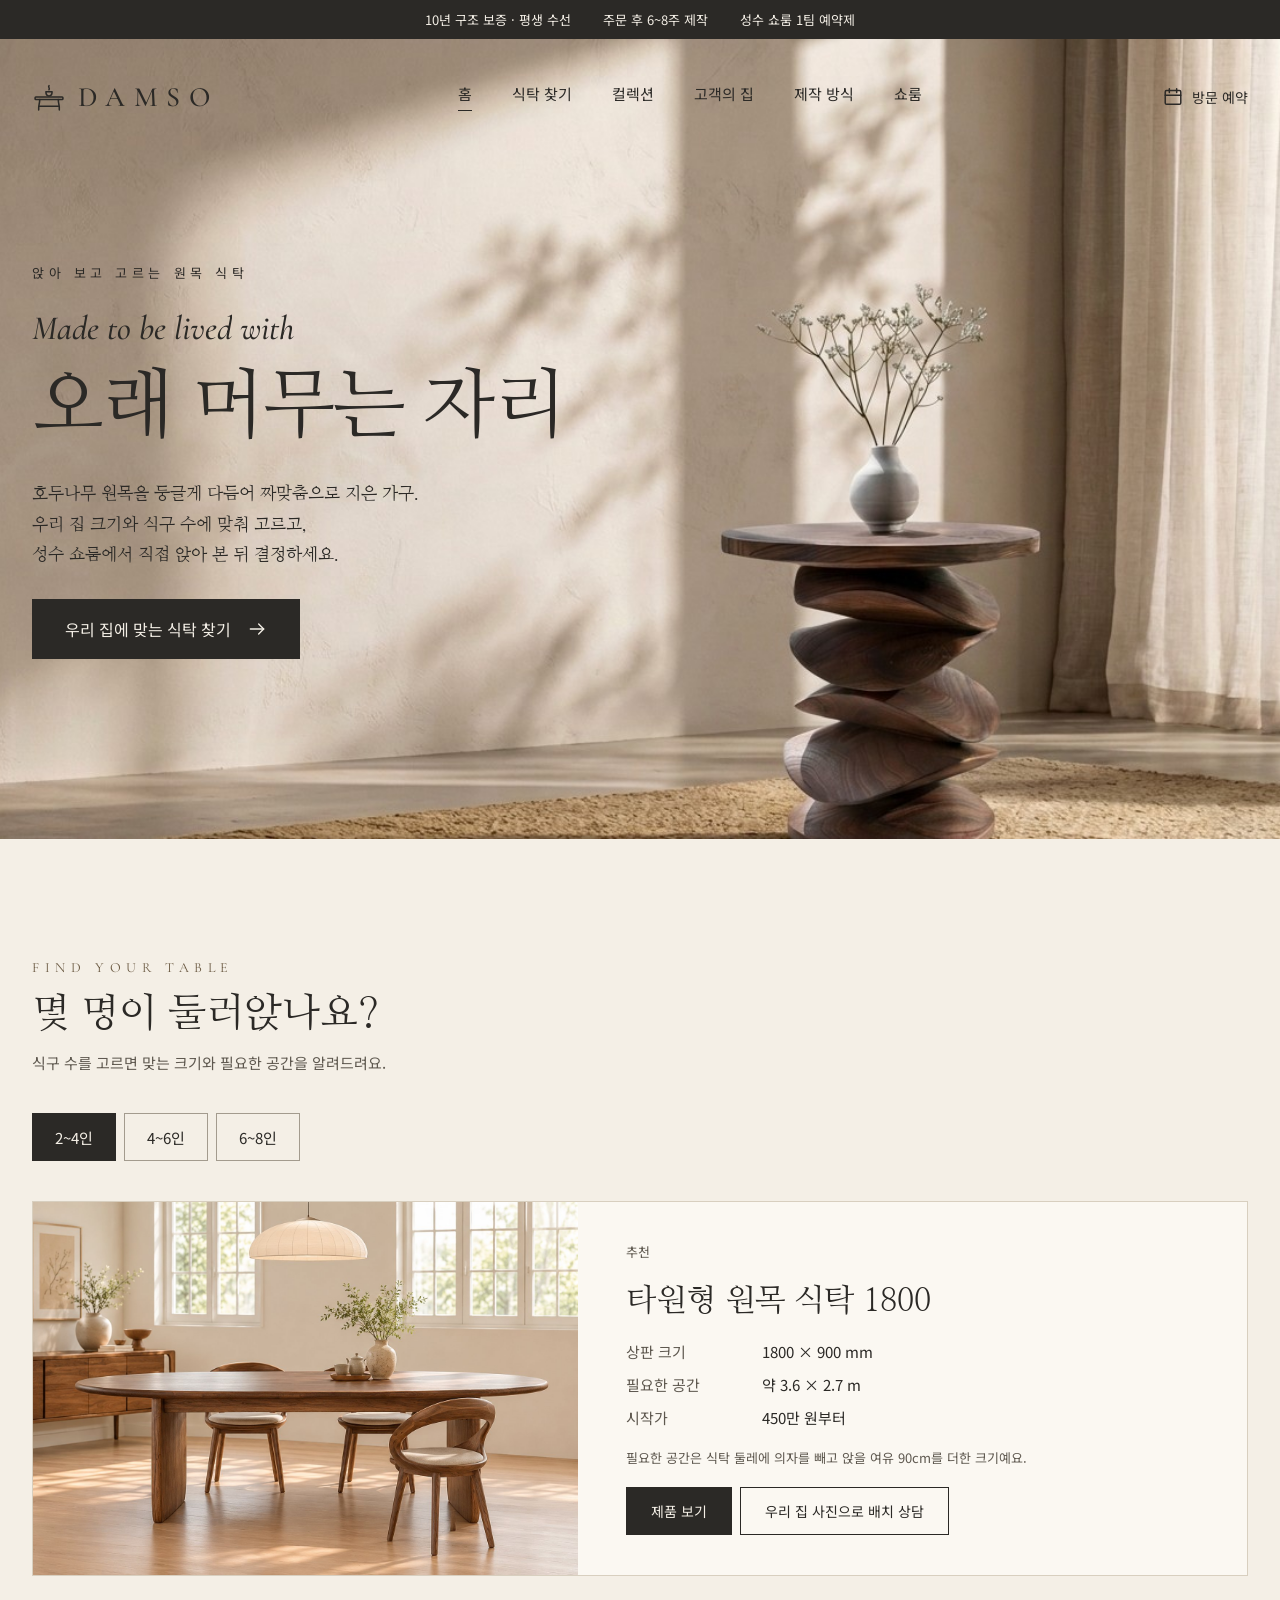
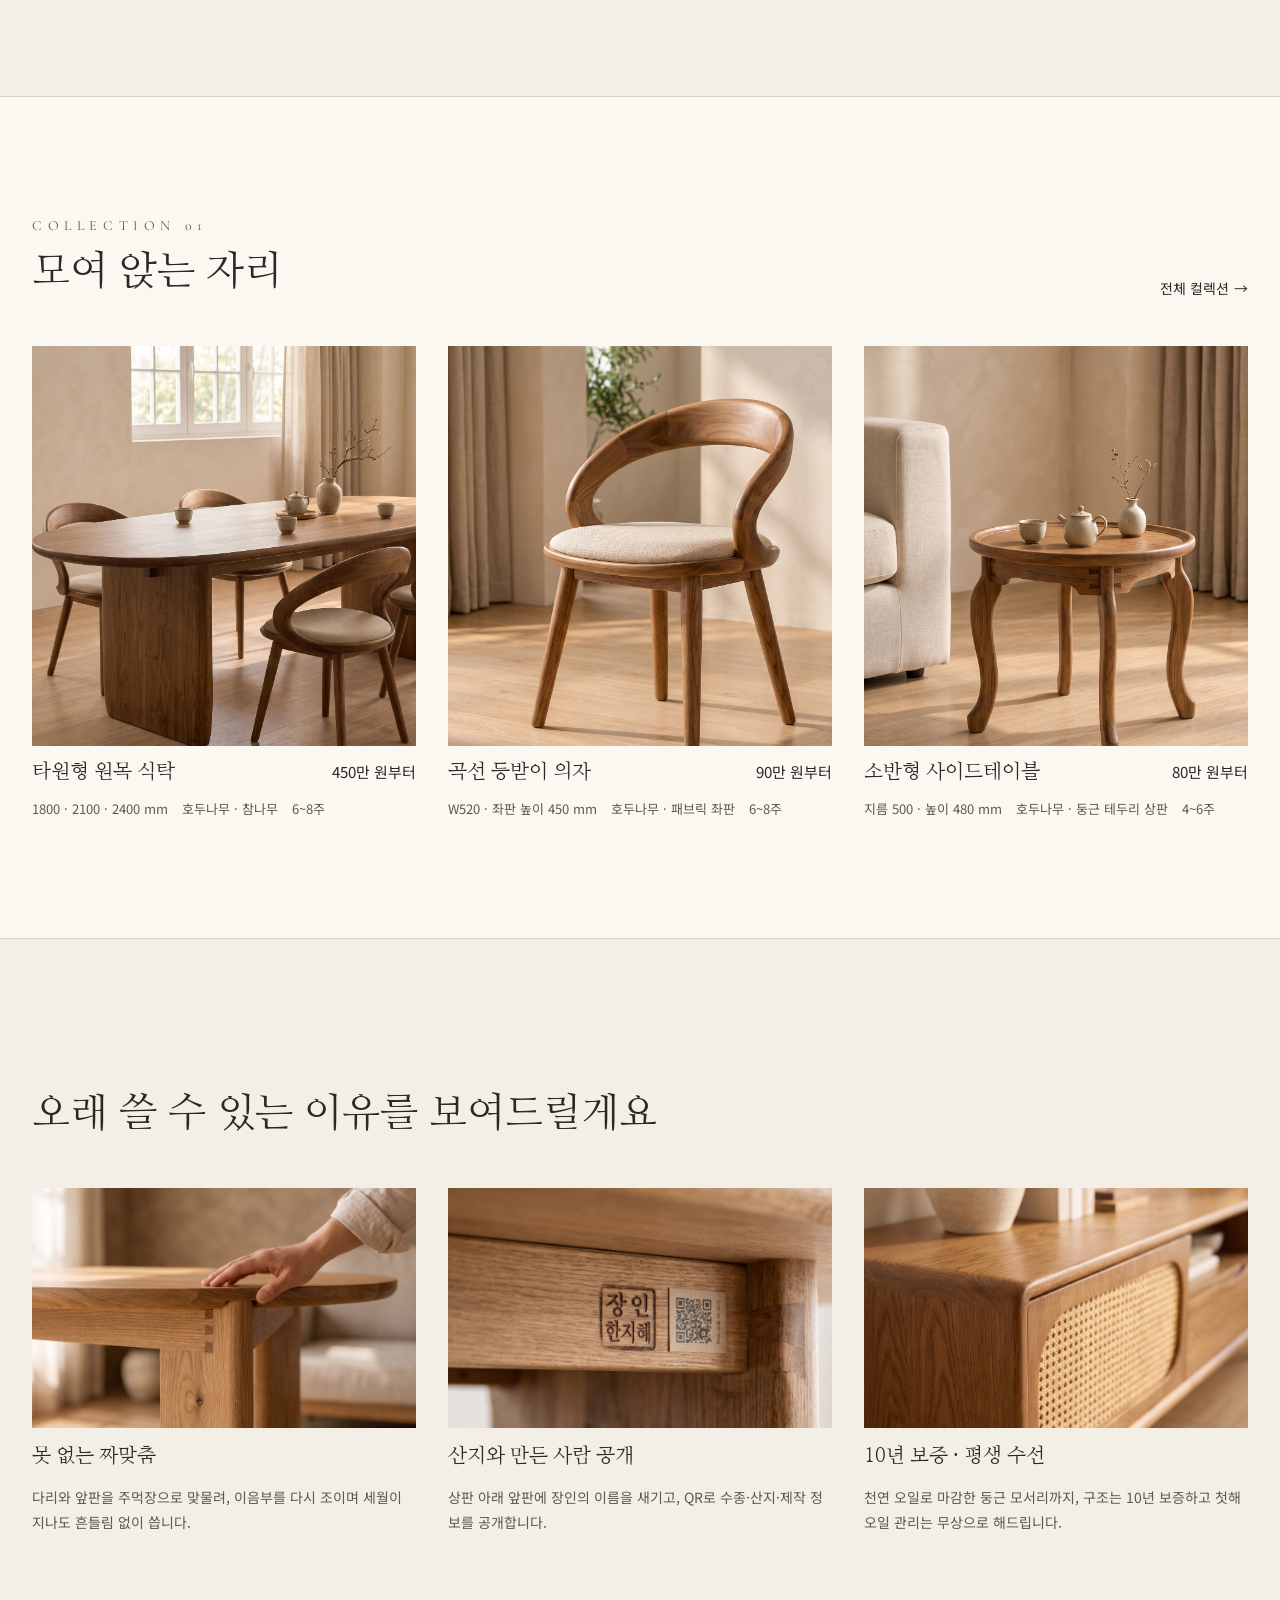
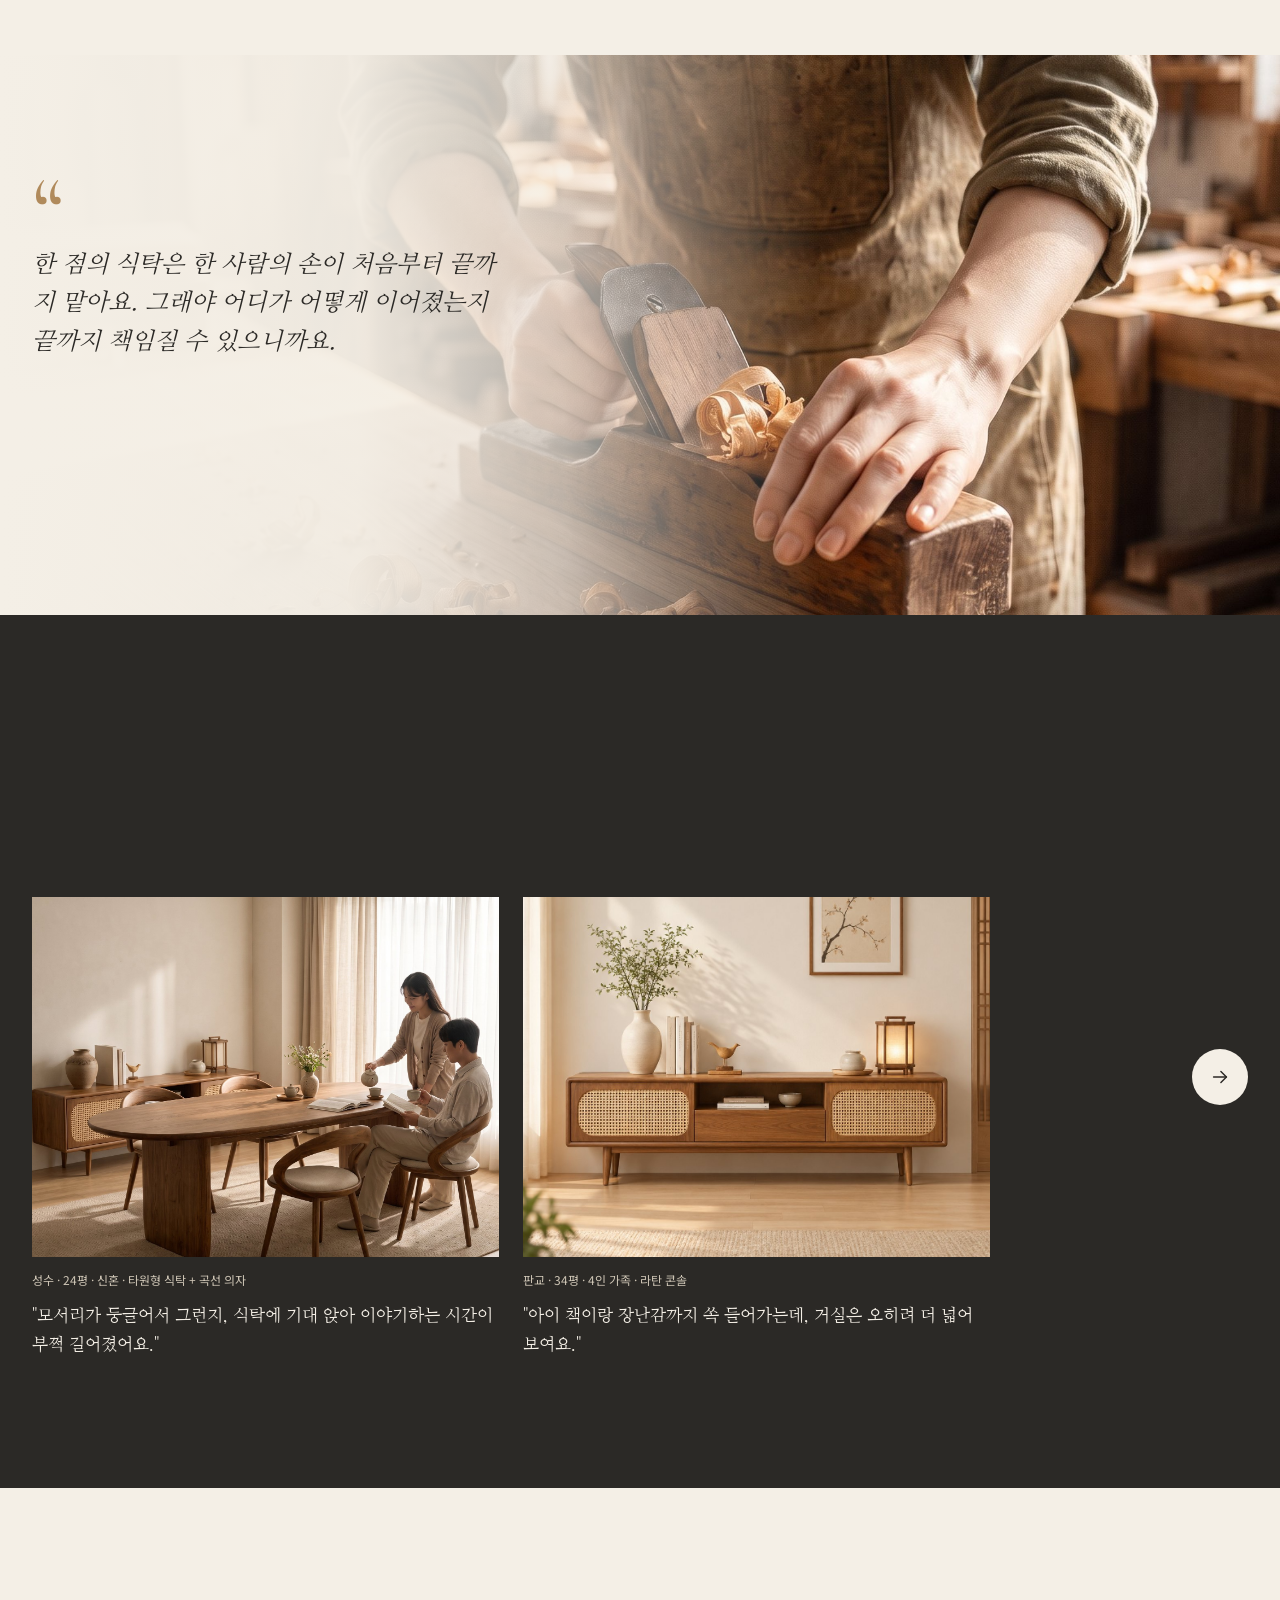
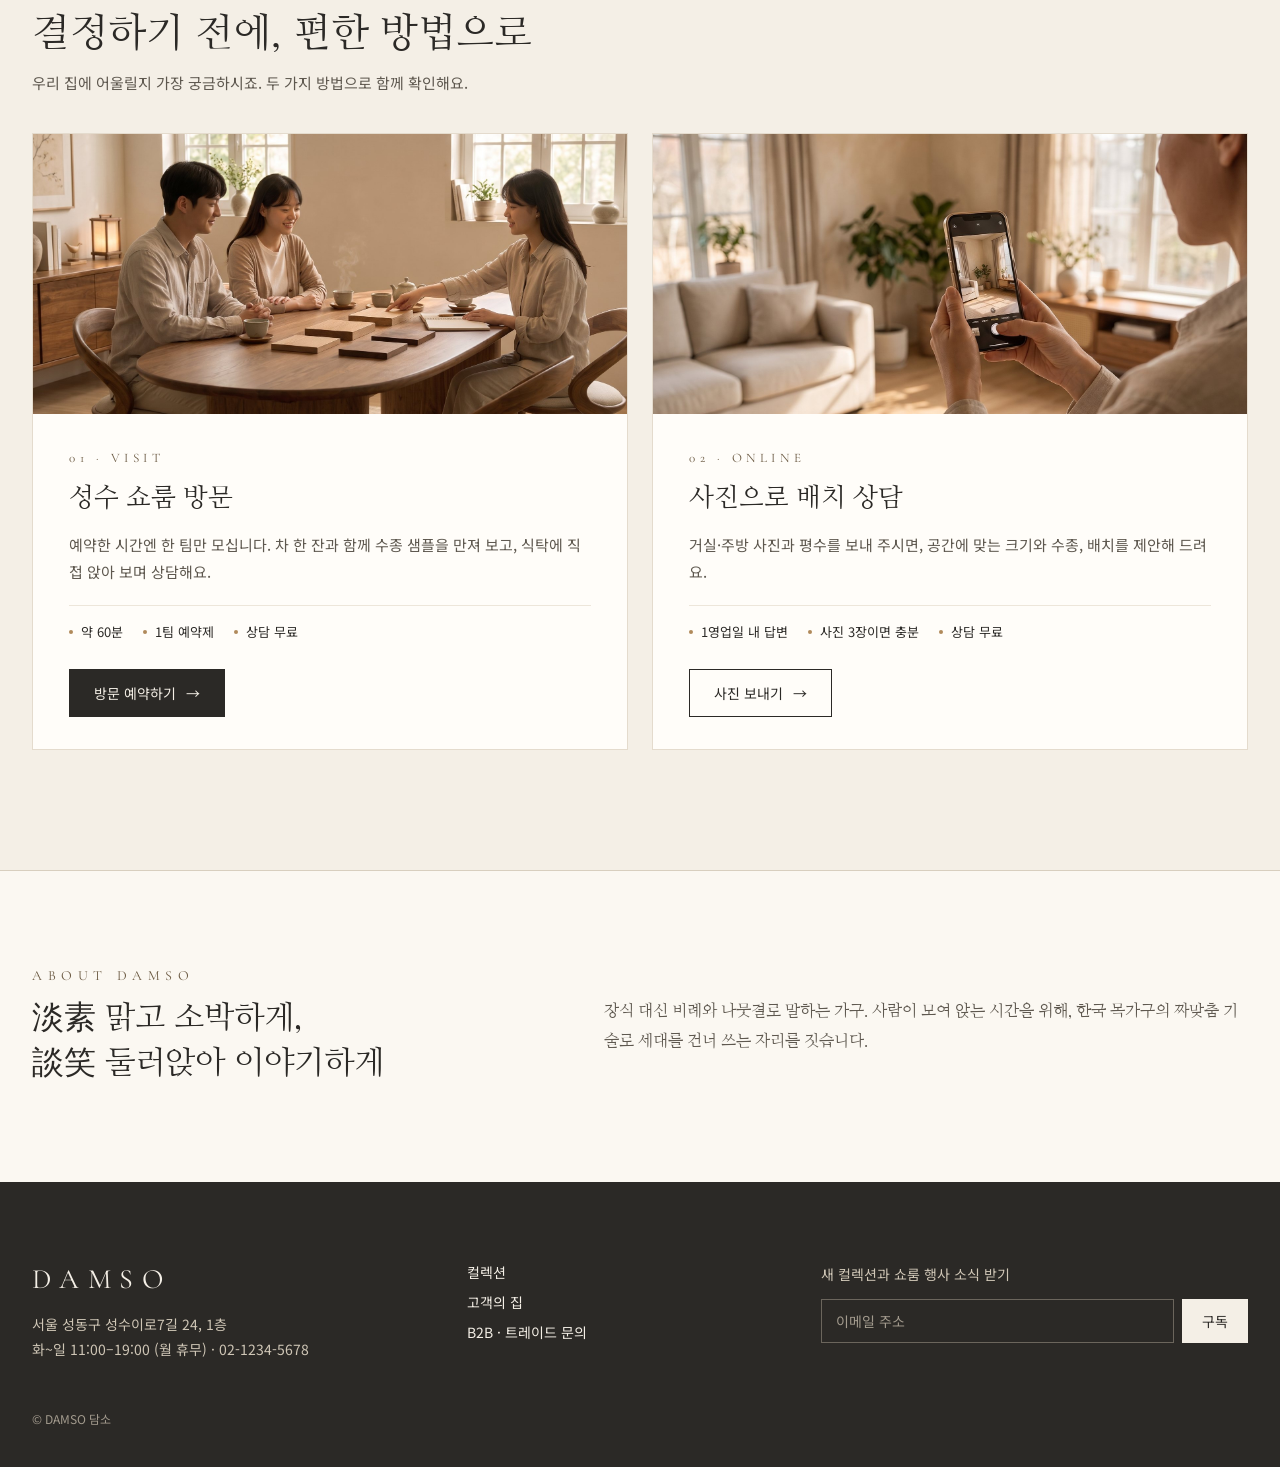
<file: index.html>
<!doctype html>
<html lang="ko">
<head>
<meta charset="utf-8">
<meta name="viewport" content="width=device-width, initial-scale=1">
<link rel="icon" href="favicon.ico" sizes="16x16 32x32 48x48">
<link rel="icon" href="favicon.svg" type="image/svg+xml">
<link rel="apple-touch-icon" href="apple-touch-icon.png">
<meta name="theme-color" content="#F4EFE6">
<title>DAMSO 담소 — 오래 머무는 자리</title>
<meta name="description" content="호두나무 원목을 둥글게 다듬어 못 없는 짜맞춤으로 지은 식탁과 가구. 식구 수에 맞는 크기를 고르고, 성수 쇼룸에서 직접 앉아 본 뒤 결정하세요. 10년 구조 보증 · 평생 수선.">
<link rel="canonical" href="https://hanji0709.github.io/damso/">
<meta property="og:type" content="website">
<meta property="og:site_name" content="DAMSO 담소">
<meta property="og:locale" content="ko_KR">
<meta property="og:url" content="https://hanji0709.github.io/damso/">
<meta property="og:title" content="DAMSO 담소 — 오래 머무는 자리">
<meta property="og:description" content="앉아 보고 고르는 원목 식탁. 식구 수에 맞는 크기를 고르고, 성수 쇼룸에서 직접 앉아 본 뒤 결정하세요.">
<meta property="og:image" content="https://hanji0709.github.io/damso/assets/img/og-home.jpg">
<meta property="og:image:width" content="1200">
<meta property="og:image:height" content="630">
<meta property="og:image:alt" content="햇살과 나뭇잎 그림자가 드리운 벽 앞의 원목 사이드테이블">
<meta name="twitter:card" content="summary_large_image">
<meta name="twitter:title" content="DAMSO 담소 — 오래 머무는 자리">
<meta name="twitter:description" content="앉아 보고 고르는 원목 식탁. 식구 수에 맞는 크기를 고르고, 성수 쇼룸에서 직접 앉아 본 뒤 결정하세요.">
<meta name="twitter:image" content="https://hanji0709.github.io/damso/assets/img/og-home.jpg">
<script>if (window.matchMedia && matchMedia('(prefers-reduced-motion: no-preference)').matches) document.documentElement.classList.add('motion');</script>
<link rel="preconnect" href="https://fonts.googleapis.com">
<link rel="preconnect" href="https://fonts.gstatic.com" crossorigin>
<link rel="stylesheet" href="https://fonts.googleapis.com/css2?family=Cormorant+Garamond:ital,wght@0,400;0,500;0,600;1,500&family=Nanum+Myeongjo:wght@400;700&family=Noto+Sans+KR:wght@400;500&display=swap">
<link rel="stylesheet" href="assets/css/tokens.css">
<link rel="stylesheet" href="assets/css/main.css">
</head>
<body>

<div class="trust-bar">
  <div class="container">
    <span>10년 구조 보증 · 평생 수선</span><span>주문 후 6~8주 제작</span><span>성수 쇼룸 1팀 예약제</span>
  </div>
</div>

<section class="hero">
  <img class="hero__bg" src="assets/img/hero-side-table.jpg" alt="햇살과 나뭇잎 그림자가 드리운 벽 앞, 러그 위의 원목 사이드테이블">
  <header class="site-header site-header--overlay">
    <div class="container site-header__inner">
      <a class="logo" href="index.html">
        <svg viewBox="0 0 132 132" aria-hidden="true"><g fill="none" stroke="#2B2926" stroke-width="6" stroke-linecap="round" stroke-linejoin="round"><path d="M66 22 C61 28 71 32 66 38"/><path d="M54 46 H78 C78 56 72 62 66 62 C60 62 54 56 54 46 Z"/><rect x="12" y="66" width="108" height="10" rx="3"/><path d="M30 76 C30 92 24 102 26 116"/><path d="M102 76 C102 92 108 102 106 116"/><path d="M29 102 H103"/></g></svg>
        <span class="wordmark">DAMSO</span>
      </a>
      <nav class="nav" aria-label="주 메뉴">
        <a href="index.html" aria-current="page">홈</a>
        <a href="#fit">식탁 찾기</a>
        <a href="#collection">컬렉션</a>
        <a href="#homes">고객의 집</a>
        <a href="#proof">제작 방식</a>
        <a href="showroom.html">쇼룸</a>
      </nav>
      <a class="icon-link" href="showroom.html">
        <svg width="22" height="22" viewBox="0 0 24 24" aria-hidden="true" fill="none" stroke="currentColor" stroke-width="1.6" stroke-linecap="round" stroke-linejoin="round"><rect x="3.5" y="5" width="17" height="15" rx="1.5"/><path d="M3.5 10h17"/><path d="M8 3v4M16 3v4"/></svg>
        방문 예약
      </a>
    </div>
  </header>
  <div class="container hero__body">
    <div class="hero__kicker" data-reveal style="--i:0">앉아 보고 고르는 원목 식탁</div>
    <h1 class="hero__title">
      <span class="hero__title-en" lang="en"><span class="word" style="--w:0"><span>Made</span></span> <span class="word" style="--w:1"><span>to</span></span> <span class="word" style="--w:2"><span>be</span></span> <span class="word" style="--w:3"><span>lived</span></span> <span class="word" style="--w:4"><span>with</span></span></span>
      <span class="hero__title-ko"><span class="word" style="--w:4"><span>오래</span></span> <span class="word" style="--w:5"><span>머무는</span></span> <span class="word" style="--w:6"><span>자리</span></span></span>
    </h1>
    <p class="hero__copy" data-reveal style="--i:6">호두나무 원목을 둥글게 다듬어 짜맞춤으로 지은 가구.<br>우리 집 크기와 식구 수에 맞춰 고르고,<br>성수 쇼룸에서 직접 앉아 본 뒤 결정하세요.</p>
    <div data-reveal style="--i:7">
      <a class="btn btn--primary btn--xl" href="#fit">우리 집에 맞는 식탁 찾기
        <svg width="20" height="20" viewBox="0 0 24 24" aria-hidden="true" fill="none" stroke="currentColor" stroke-width="1.6" stroke-linecap="round" stroke-linejoin="round"><path d="M4 12h16"/><path d="M14 6l6 6-6 6"/></svg>
      </a>
    </div>
  </div>
</section>

<main>
  <section id="fit" class="container section stack gap-6">
    <div class="stack gap-2">
      <div class="eyebrow" data-reveal>FIND YOUR TABLE</div>
      <h2 class="h2" data-reveal>몇 명이 둘러앉나요?</h2>
      <p class="lead" data-reveal>식구 수를 고르면 맞는 크기와 필요한 공간을 알려드려요.</p>
    </div>
    <div class="chips" role="group" aria-label="인원 선택" data-choice="seats" data-reveal>
      <button type="button" class="chip" data-value="4" aria-pressed="true">2~4인</button>
      <button type="button" class="chip" data-value="6" aria-pressed="false">4~6인</button>
      <button type="button" class="chip" data-value="8" aria-pressed="false">6~8인</button>
    </div>
    <div class="fit-card" data-reveal>
      <div class="photo"><img src="assets/img/fit-dining-room.jpg" alt="창가 다이닝룸의 타원형 원목 식탁과 의자" style="object-position: 50% 60%"></div>
      <div class="fit-card__body" aria-live="polite">
        <div class="small">추천</div>
        <div class="fit-card__name" data-fit="name">타원형 원목 식탁 1800</div>
        <dl class="meta-list meta-list--wide">
          <dt>상판 크기</dt><dd data-fit="size">1800 × 900 mm</dd>
          <dt>필요한 공간</dt><dd data-fit="room">약 3.6 × 2.7 m</dd>
          <dt>시작가</dt><dd data-fit="price">450만 원부터</dd>
        </dl>
        <div class="small">필요한 공간은 식탁 둘레에 의자를 빼고 앉을 여유 90cm를 더한 크기예요.</div>
        <div class="chips gap-2">
          <a class="btn btn--primary" href="product.html">제품 보기</a>
          <a class="btn btn--secondary" href="#consult">우리 집 사진으로 배치 상담</a>
        </div>
      </div>
    </div>
  </section>

  <section id="collection" class="surface">
    <div class="container section stack gap-7">
      <div class="section-head">
        <div class="stack gap-2">
          <div class="eyebrow" data-reveal>COLLECTION 01</div>
          <h2 class="h2" data-reveal>모여 앉는 자리</h2>
        </div>
        <a class="text-link arrow-link" href="#collection" data-reveal>전체 컬렉션</a>
      </div>
      <div class="card-grid">
        <a class="product-card" href="product.html" data-reveal>
          <div class="photo"><img src="assets/img/oval-dining-table.jpg" alt="타원형 원목 식탁과 곡선 의자" style="object-position: 40% 60%"></div>
          <div class="product-card__title"><span class="product-card__name">타원형 원목 식탁</span><span class="product-card__price">450만 원부터</span></div>
          <div class="product-card__meta"><span>1800 · 2100 · 2400 mm</span><span>호두나무 · 참나무</span><span>6~8주</span></div>
        </a>
        <a class="product-card" href="product.html" data-reveal>
          <div class="photo"><img src="assets/img/curved-chair.jpg" alt="곡선 등받이 원목 의자" style="object-position: 50% 55%"></div>
          <div class="product-card__title"><span class="product-card__name">곡선 등받이 의자</span><span class="product-card__price">90만 원부터</span></div>
          <div class="product-card__meta"><span>W520 · 좌판 높이 450 mm</span><span>호두나무 · 패브릭 좌판</span><span>6~8주</span></div>
        </a>
        <a class="product-card" href="product.html" data-reveal>
          <div class="photo"><img src="assets/img/soban-side-table.jpg" alt="소반형 사이드테이블" style="object-position: 55% 55%"></div>
          <div class="product-card__title"><span class="product-card__name">소반형 사이드테이블</span><span class="product-card__price">80만 원부터</span></div>
          <div class="product-card__meta"><span>지름 500 · 높이 480 mm</span><span>호두나무 · 둥근 테두리 상판</span><span>4~6주</span></div>
        </a>
      </div>
    </div>
  </section>

  <section id="proof" class="container section stack gap-7">
    <div class="stack gap-2">
      <div class="eyebrow" data-reveal>WHY DAMSO</div>
      <h2 class="h2" data-reveal>오래 쓸 수 있는 이유를 보여드릴게요</h2>
    </div>
    <div class="card-grid">
      <div class="proof-item" data-reveal>
        <div class="photo"><img src="assets/img/joinery.jpg" alt="다리와 상판을 잇는 주먹장 짜맞춤과 상판을 쓰다듬는 손" style="object-position: 42% 58%"></div>
        <h3 class="h3">못 없는 짜맞춤</h3>
        <p>다리와 앞판을 주먹장으로 맞물려, 이음부를 다시 조이며 세월이 지나도 흔들림 없이 씁니다.</p>
      </div>
      <div class="proof-item" data-reveal>
        <div class="photo"><img src="assets/img/maker-engraving.jpg" alt="상판 아래 장인 각인과 산지·제작 정보 QR" style="object-position: 50% 45%"></div>
        <h3 class="h3">산지와 만든 사람 공개</h3>
        <p>상판 아래 앞판에 장인의 이름을 새기고, QR로 수종·산지·제작 정보를 공개합니다.</p>
      </div>
      <div class="proof-item" data-reveal>
        <div class="photo"><img src="assets/img/oil-finish.jpg" alt="오일 마감한 원목 모서리와 라탄 도어" style="object-position: 40% 50%"></div>
        <h3 class="h3">10년 보증 · 평생 수선</h3>
        <p>천연 오일로 마감한 둥근 모서리까지, 구조는 10년 보증하고 첫해 오일 관리는 무상으로 해드립니다.</p>
      </div>
    </div>
  </section>

  <section class="craft" aria-label="장인의 이야기">
    <img class="craft__bg" src="assets/img/craftsman-hands.jpg" alt="공방에서 대패로 원목을 다듬는 장인의 손">
    <div class="craft__veil" aria-hidden="true"></div>
    <div class="container">
      <figure data-quotes>
        <div class="craft__mark" aria-hidden="true" data-reveal>“</div>
        <blockquote aria-live="polite" data-reveal>한 점의 식탁은 한 사람의 손이 처음부터 끝까지 맡아요. 그래야 어디가 어떻게 이어졌는지 끝까지 책임질 수 있으니까요.</blockquote>
        <figcaption data-reveal>
          <img class="craft__avatar" src="assets/img/craftsman-hands.jpg" alt="">
          <div class="stack" style="gap: 2px"><span class="craft__who">한지혜</span><span class="small">장인 · 경기 남부 공방, 경력 18년</span></div>
        </figcaption>
        <div class="dots" role="group" aria-label="이야기 넘기기" data-reveal>
          <button type="button" aria-label="1번째 이야기" aria-pressed="true"><span></span></button>
          <button type="button" aria-label="2번째 이야기" aria-pressed="false"><span></span></button>
          <button type="button" aria-label="3번째 이야기" aria-pressed="false"><span></span></button>
        </div>
      </figure>
    </div>
  </section>

  <section id="homes" class="dark homes">
    <div class="container homes__head">
      <div class="section-head">
        <div class="stack gap-2">
          <div class="eyebrow" data-reveal>REAL HOMES</div>
          <h2 class="h2" data-reveal>담소가 놓인 진짜 집</h2>
          <p class="lead" data-reveal>연출 사진이 아니라 고객이 실제로 쓰는 모습입니다.</p>
        </div>
        <a class="text-link arrow-link" href="#homes" data-reveal>집들이 더 보기</a>
      </div>
    </div>
    <div class="homes__rail">
      <div class="homes__track" data-track>
        <article class="home-story" data-reveal><div class="photo"><img src="assets/img/home-couple-tea.jpg" alt="식탁에서 차를 따르는 부부" draggable="false" style="object-position: 72% 45%"></div><div class="home-story__meta">성수 · 24평 · 신혼 · 타원형 식탁 + 곡선 의자</div><p>"모서리가 둥글어서 그런지, 식탁에 기대 앉아 이야기하는 시간이 부쩍 길어졌어요."</p></article>
        <article class="home-story" data-reveal><div class="photo"><img src="assets/img/home-rattan-console.jpg" alt="햇살 드는 거실의 라탄 콘솔" draggable="false" style="object-position: 50% 55%"></div><div class="home-story__meta">판교 · 34평 · 4인 가족 · 라탄 콘솔</div><p>"아이 책이랑 장난감까지 쏙 들어가는데, 거실은 오히려 더 넓어 보여요."</p></article>
        <article class="home-story" data-reveal><div class="photo"><img src="assets/img/home-console-drawer.jpg" alt="콘솔 서랍을 여는 손" draggable="false" style="object-position: 50% 55%"></div><div class="home-story__meta">분당 · 41평 · 3인 가족 · 라탄 콘솔</div><p>"서랍이 소리 없이 부드럽게 열려요. 하루에도 몇 번씩 손이 가는 가구예요."</p></article>
        <article class="home-story" data-reveal><div class="photo"><img src="assets/img/soban-side-table.jpg" alt="소파 옆 소반형 사이드테이블" draggable="false" style="object-position: 55% 55%"></div><div class="home-story__meta">서초 · 28평 · 2인 가족 · 소반형 사이드테이블</div><p>"소파 옆에 두고 차 한 잔 올려두는 게 저녁 습관이 됐어요."</p></article>
        <article class="home-story" data-reveal><div class="photo"><img src="assets/img/oval-dining-table.jpg" alt="창가 다이닝룸의 타원형 식탁과 곡선 의자" draggable="false" style="object-position: 45% 60%"></div><div class="home-story__meta">용산 · 32평 · 4인 가족 · 타원형 식탁 2100</div><p>"주말마다 부모님까지 여섯이 앉아도 좁다는 말이 없어요."</p></article>
      </div>
      <button type="button" class="homes__next" data-track-next aria-label="다음 집 보기">
        <svg width="22" height="22" viewBox="0 0 24 24" aria-hidden="true" fill="none" stroke="currentColor" stroke-width="1.6" stroke-linecap="round" stroke-linejoin="round"><path d="M5 12h14"/><path d="M13 6l6 6-6 6"/></svg>
      </button>
    </div>
  </section>

  <section id="consult" class="container section stack gap-6">
    <div class="stack gap-2">
      <h2 class="h2" data-reveal>결정하기 전에, 편한 방법으로</h2>
      <p class="lead" data-reveal>우리 집에 어울릴지 가장 궁금하시죠. 두 가지 방법으로 함께 확인해요.</p>
    </div>
    <div class="consult-grid">
      <article class="consult-card" data-reveal>
        <div class="photo"><img src="assets/img/showroom-consult.jpg" alt="쇼룸에서 수종 샘플을 보며 상담하는 모습" style="object-position: 50% 55%"></div>
        <div class="consult-card__body">
          <div class="consult-card__label">01 · VISIT</div>
          <h3>성수 쇼룸 방문</h3>
          <p>예약한 시간엔 한 팀만 모십니다. 차 한 잔과 함께 수종 샘플을 만져 보고, 식탁에 직접 앉아 보며 상담해요.</p>
          <ul><li>약 60분</li><li>1팀 예약제</li><li>상담 무료</li></ul>
          <div class="consult-card__cta"><a class="btn btn--primary" href="showroom.html">방문 예약하기 <span class="arrow" aria-hidden="true">→</span></a></div>
        </div>
      </article>
      <article class="consult-card" data-reveal>
        <div class="photo"><img src="assets/img/online-photo-consult.jpg" alt="휴대폰으로 거실 사진을 찍는 고객" style="object-position: 55% 50%"></div>
        <div class="consult-card__body">
          <div class="consult-card__label">02 · ONLINE</div>
          <h3>사진으로 배치 상담</h3>
          <p>거실·주방 사진과 평수를 보내 주시면, 공간에 맞는 크기와 수종, 배치를 제안해 드려요.</p>
          <ul><li>1영업일 내 답변</li><li>사진 3장이면 충분</li><li>상담 무료</li></ul>
          <div class="consult-card__cta"><a class="btn btn--secondary" href="showroom.html#inquiry">사진 보내기 <span class="arrow" aria-hidden="true">→</span></a></div>
        </div>
      </article>
    </div>
  </section>

  <section id="about" class="surface" style="border-bottom: 0">
    <div class="container section--band split split--center" style="gap: var(--space-6)">
      <div class="stack gap-2" style="flex: 1 1 320px">
        <div class="eyebrow" data-reveal>ABOUT DAMSO</div>
        <h2 class="h2--sm" data-reveal>淡素 맑고 소박하게,<br>談笑 둘러앉아 이야기하게</h2>
      </div>
      <p class="body body--lg" style="flex: 1.2 1 400px" data-reveal>장식 대신 비례와 나뭇결로 말하는 가구. 사람이 모여 앉는 시간을 위해, 한국 목가구의 짜맞춤 기술로 세대를 건너 쓰는 자리를 짓습니다.</p>
    </div>
  </section>
</main>

<footer class="site-footer">
  <div class="container site-footer__main">
    <div class="stack gap-3" style="flex: 1 1 280px">
      <div class="wordmark">DAMSO</div>
      <div class="site-footer__muted">서울 성동구 성수이로7길 24, 1층<br>화~일 11:00–19:00 (월 휴무) · 02-1234-5678</div>
    </div>
    <nav class="stack" style="flex: 1 1 200px; gap: 10px; align-items: flex-start" aria-label="바닥글 메뉴">
      <a href="#collection">컬렉션</a>
      <a href="#homes">고객의 집</a>
      <a href="showroom.html#inquiry">B2B · 트레이드 문의</a>
    </nav>
    <form class="stack gap-2" style="flex: 1 1 320px" action="#" onsubmit="return false">
      <label class="site-footer__muted" for="news">새 컬렉션과 쇼룸 행사 소식 받기</label>
      <div class="newsletter">
        <input id="news" type="email" placeholder="이메일 주소" autocomplete="email">
        <button type="submit">구독</button>
      </div>
    </form>
  </div>
  <div class="container site-footer__copy">© DAMSO 담소</div>
</footer>

<button type="button" class="to-top" aria-label="맨 위로">
  <svg width="20" height="20" viewBox="0 0 24 24" aria-hidden="true" fill="none" stroke="currentColor" stroke-width="1.6" stroke-linecap="round" stroke-linejoin="round"><path d="M12 20V4"/><path d="M6 10l6-6 6 6"/></svg>
</button>

<script src="assets/js/main.js"></script>
<script src="assets/js/motion.js"></script>
</body>
</html>
</file>
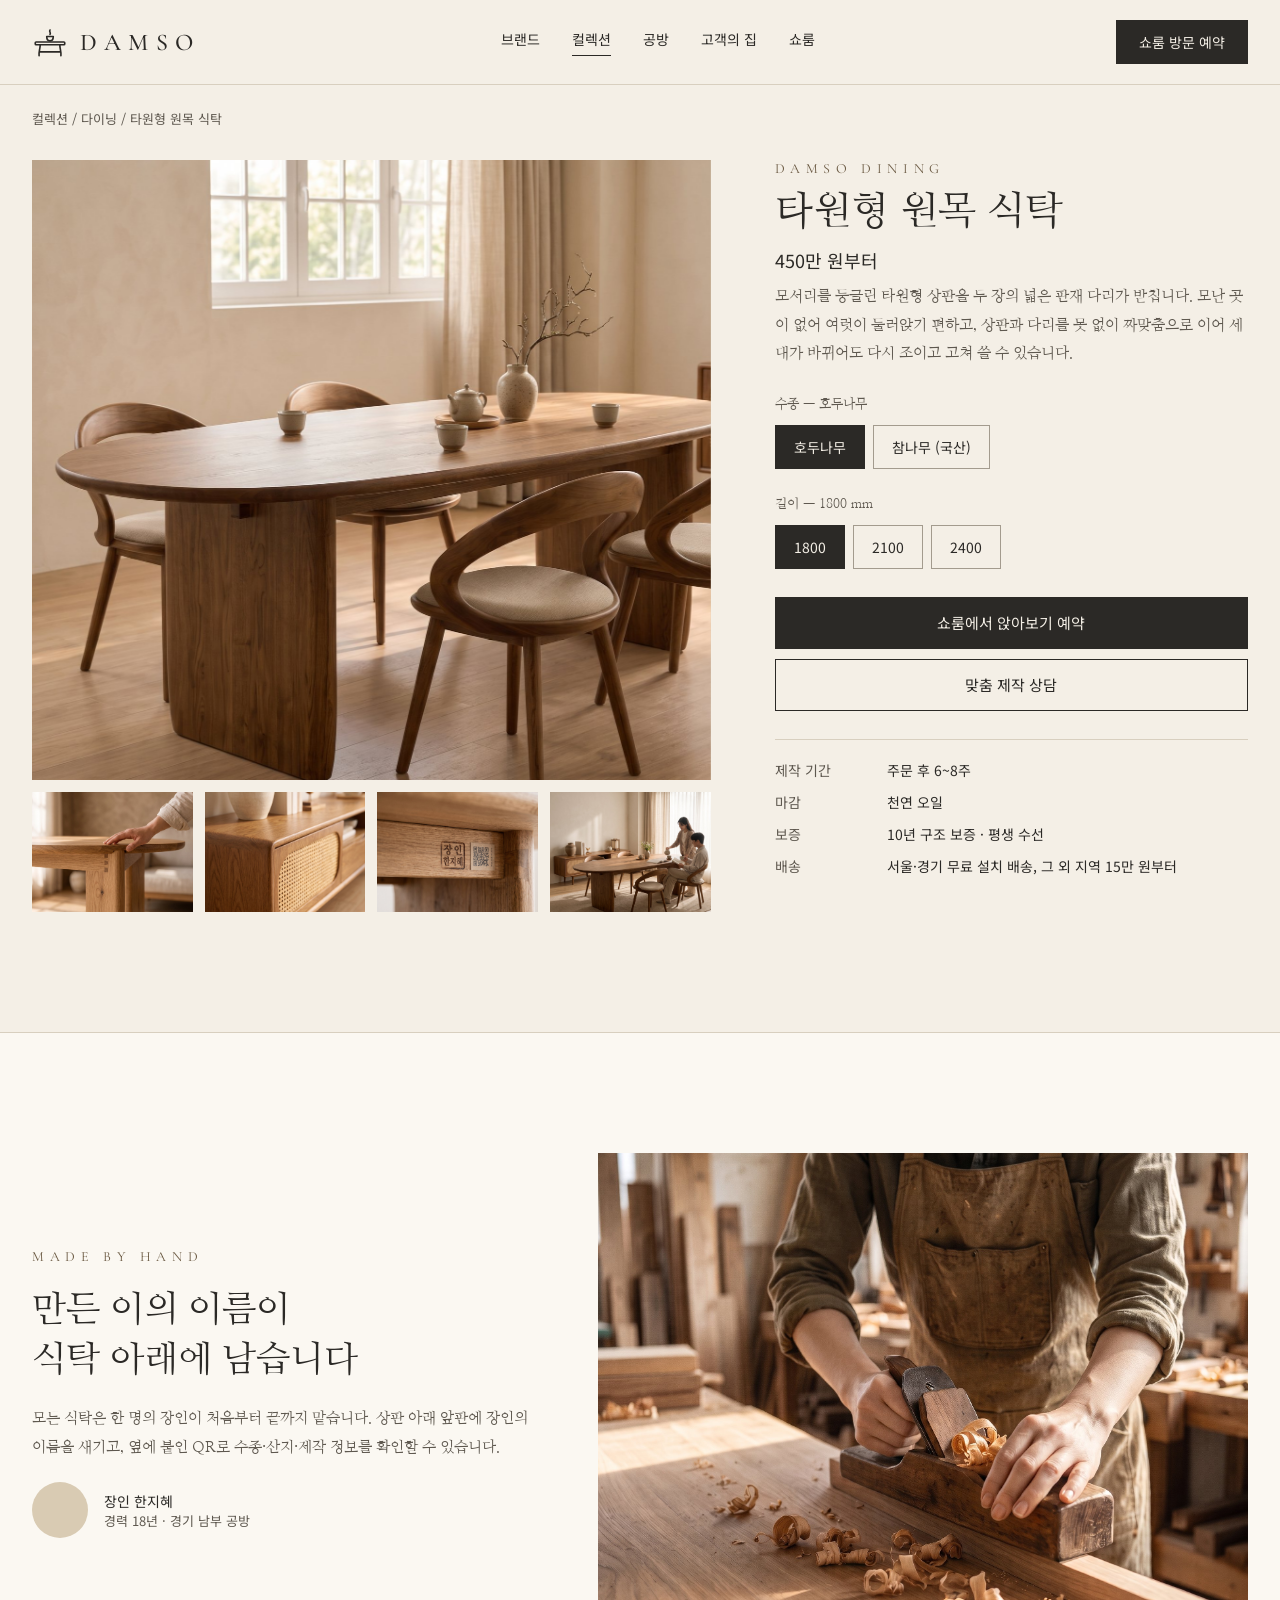
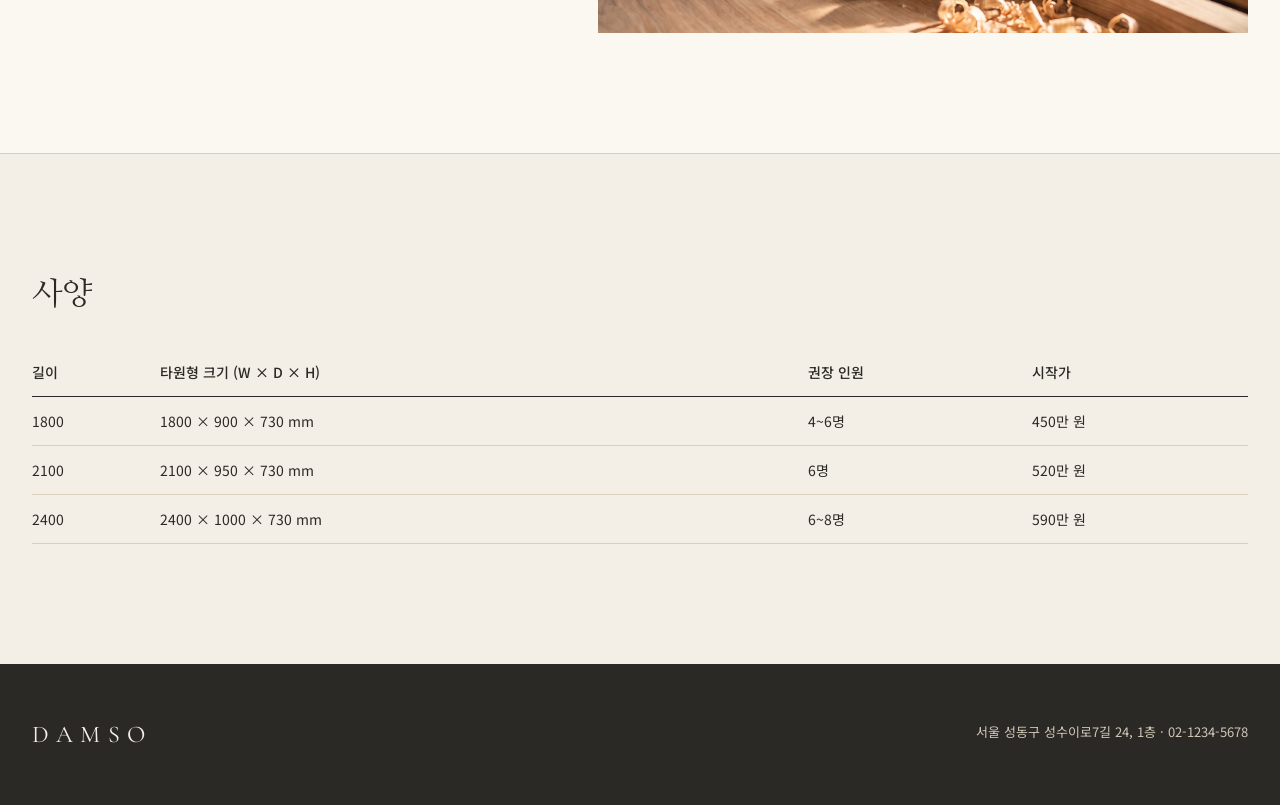
<file: product.html>
<!doctype html>
<html lang="ko">
<head>
<meta charset="utf-8">
<meta name="viewport" content="width=device-width, initial-scale=1">
<link rel="icon" href="favicon.ico" sizes="16x16 32x32 48x48">
<link rel="icon" href="favicon.svg" type="image/svg+xml">
<link rel="apple-touch-icon" href="apple-touch-icon.png">
<meta name="theme-color" content="#F4EFE6">
<title>DAMSO 담소 — 타원형 원목 식탁</title>
<meta name="description" content="모서리를 둥글린 타원형 상판과 못 없는 짜맞춤. 1800 · 2100 · 2400 mm, 호두나무 · 국산 참나무. 450만 원부터, 주문 후 6~8주 제작, 10년 구조 보증.">
<link rel="canonical" href="https://hanji0709.github.io/damso/product.html">
<meta property="og:type" content="website">
<meta property="og:site_name" content="DAMSO 담소">
<meta property="og:locale" content="ko_KR">
<meta property="og:url" content="https://hanji0709.github.io/damso/product.html">
<meta property="og:title" content="타원형 원목 식탁 — DAMSO 담소">
<meta property="og:description" content="여럿이 둘러앉기 편한 타원형 상판, 세대가 바뀌어도 다시 조여 쓰는 짜맞춤. 1800 · 2100 · 2400 mm, 450만 원부터.">
<meta property="og:image" content="https://hanji0709.github.io/damso/assets/img/og-product.jpg">
<meta property="og:image:width" content="1200">
<meta property="og:image:height" content="630">
<meta property="og:image:alt" content="자연광 속 타원형 원목 식탁과 곡선 등받이 의자">
<meta name="twitter:card" content="summary_large_image">
<meta name="twitter:title" content="타원형 원목 식탁 — DAMSO 담소">
<meta name="twitter:description" content="여럿이 둘러앉기 편한 타원형 상판, 세대가 바뀌어도 다시 조여 쓰는 짜맞춤. 1800 · 2100 · 2400 mm, 450만 원부터.">
<meta name="twitter:image" content="https://hanji0709.github.io/damso/assets/img/og-product.jpg">
<script>if (window.matchMedia && matchMedia('(prefers-reduced-motion: no-preference)').matches) document.documentElement.classList.add('motion');</script>
<link rel="preconnect" href="https://fonts.googleapis.com">
<link rel="preconnect" href="https://fonts.gstatic.com" crossorigin>
<link rel="stylesheet" href="https://fonts.googleapis.com/css2?family=Cormorant+Garamond:ital,wght@0,400;0,500;0,600;1,500&family=Nanum+Myeongjo:wght@400;700&family=Noto+Sans+KR:wght@400;500&display=swap">
<link rel="stylesheet" href="assets/css/tokens.css">
<link rel="stylesheet" href="assets/css/main.css">
</head>
<body>

<header class="site-header">
  <div class="container site-header__inner">
    <a class="logo" href="index.html">
      <svg viewBox="0 0 132 132" aria-hidden="true"><g fill="none" stroke="#2B2926" stroke-width="6" stroke-linecap="round" stroke-linejoin="round"><path d="M66 22 C61 28 71 32 66 38"/><path d="M54 46 H78 C78 56 72 62 66 62 C60 62 54 56 54 46 Z"/><rect x="12" y="66" width="108" height="10" rx="3"/><path d="M30 76 C30 92 24 102 26 116"/><path d="M102 76 C102 92 108 102 106 116"/><path d="M29 102 H103"/></g></svg>
      <span class="wordmark">DAMSO</span>
    </a>
    <nav class="nav" aria-label="주 메뉴">
      <a href="index.html#about">브랜드</a>
      <a href="index.html#collection" aria-current="page">컬렉션</a>
      <a href="index.html#proof">공방</a>
      <a href="index.html#homes">고객의 집</a>
      <a href="showroom.html">쇼룸</a>
    </nav>
    <a class="btn btn--primary btn--sm" href="showroom.html">쇼룸 방문 예약</a>
  </div>
</header>

<main>
  <div class="container breadcrumb">
    <a href="index.html#collection">컬렉션</a> / 다이닝 / 타원형 원목 식탁
  </div>

  <section class="container split" style="padding-top: var(--space-5); padding-bottom: var(--section-y)">
    <div class="gallery">
      <div class="photo gallery__main" data-hero-img><img src="assets/img/oval-dining-table.jpg" alt="자연광 속 타원형 원목 식탁과 의자" style="object-position: 45% 55%"></div>
      <div class="gallery__thumbs">
        <div class="photo" data-reveal><img src="assets/img/joinery.jpg" alt="주먹장 짜맞춤 이음부" style="object-position: 42% 60%"></div>
        <div class="photo" data-reveal><img src="assets/img/oil-finish.jpg" alt="오일 마감한 참나무 나뭇결" style="object-position: 15% 70%"></div>
        <div class="photo" data-reveal><img src="assets/img/maker-engraving.jpg" alt="장인 각인과 QR" style="object-position: 45% 50%"></div>
        <div class="photo" data-reveal><img src="assets/img/home-couple-tea.jpg" alt="식탁 연출 컷" style="object-position: 45% 55%"></div>
      </div>
    </div>

    <div class="buy-box">
      <div class="stack" style="gap: 10px">
        <div class="eyebrow" data-reveal style="--i:0">DAMSO DINING</div>
        <h1><span class="word" style="--w:0"><span>타원형</span></span> <span class="word" style="--w:1"><span>원목</span></span> <span class="word" style="--w:2"><span>식탁</span></span></h1>
        <div class="buy-box__price" data-out="price" aria-live="polite" data-reveal style="--i:3">450만 원부터</div>
        <p class="body" data-reveal style="--i:4">모서리를 둥글린 타원형 상판을 두 장의 넓은 판재 다리가 받칩니다. 모난 곳이 없어 여럿이 둘러앉기 편하고, 상판과 다리를 못 없이 짜맞춤으로 이어 세대가 바뀌어도 다시 조이고 고쳐 쓸 수 있습니다.</p>
      </div>

      <fieldset class="fieldset fieldset--quiet" data-reveal style="--i:5">
        <legend>수종 — <span data-out="woodName">호두나무</span></legend>
        <div class="chips" data-choice="wood">
          <button type="button" class="chip chip--sm" data-value="walnut" aria-pressed="true">호두나무</button>
          <button type="button" class="chip chip--sm" data-value="oak" aria-pressed="false">참나무 (국산)</button>
        </div>
      </fieldset>

      <fieldset class="fieldset fieldset--quiet" data-reveal style="--i:6">
        <legend>길이 — <span data-out="sizeName">1800 mm</span></legend>
        <div class="chips" data-choice="size">
          <button type="button" class="chip chip--sm" data-value="1800" aria-pressed="true">1800</button>
          <button type="button" class="chip chip--sm" data-value="2100" aria-pressed="false">2100</button>
          <button type="button" class="chip chip--sm" data-value="2400" aria-pressed="false">2400</button>
        </div>
      </fieldset>

      <div class="stack" style="gap: 10px; --i:7" data-reveal>
        <a class="btn btn--primary btn--lg btn--block" href="showroom.html">쇼룸에서 앉아보기 예약</a>
        <a class="btn btn--secondary btn--lg btn--block" href="showroom.html#inquiry">맞춤 제작 상담</a>
      </div>

      <dl class="meta-list meta-list--ruled" data-reveal>
        <dt>제작 기간</dt><dd>주문 후 6~8주</dd>
        <dt>마감</dt><dd>천연 오일</dd>
        <dt>보증</dt><dd>10년 구조 보증 · 평생 수선</dd>
        <dt>배송</dt><dd>서울·경기 무료 설치 배송, 그 외 지역 15만 원부터</dd>
      </dl>
    </div>
  </section>

  <section class="surface made-by">
    <div class="container section split split--center">
      <div class="stack" style="flex: 1 1 360px; gap: 20px">
        <div class="eyebrow" data-reveal>MADE BY HAND</div>
        <h2 class="h2--md" data-reveal>만든 이의 이름이<br>식탁 아래에 남습니다</h2>
        <p class="body" data-reveal>모든 식탁은 한 명의 장인이 처음부터 끝까지 맡습니다. 상판 아래 앞판에 장인의 이름을 새기고, 옆에 붙인 QR로 수종·산지·제작 정보를 확인할 수 있습니다.</p>
        <div class="maker" data-reveal>
          <div class="maker__avatar" aria-hidden="true"></div>
          <div><div>장인 한지혜</div><div class="small">경력 18년 · 경기 남부 공방</div></div>
        </div>
      </div>
      <div class="photo" data-reveal><img src="assets/img/craftsman-hands.jpg" alt="대패로 원목을 다듬는 장인의 손" style="object-position: 55% 60%"></div>
    </div>
  </section>

  <section class="container section stack gap-5">
    <h2 class="h2--sm" style="line-height: 1.3" data-reveal>사양</h2>
    <div class="spec-scroll" data-reveal>
      <table class="spec-table">
        <thead><tr><th scope="col">길이</th><th scope="col">타원형 크기 (W × D × H)</th><th scope="col">권장 인원</th><th scope="col">시작가</th></tr></thead>
        <tbody>
          <tr><td>1800</td><td>1800 × 900 × 730 mm</td><td>4~6명</td><td>450만 원</td></tr>
          <tr><td>2100</td><td>2100 × 950 × 730 mm</td><td>6명</td><td>520만 원</td></tr>
          <tr><td>2400</td><td>2400 × 1000 × 730 mm</td><td>6~8명</td><td>590만 원</td></tr>
        </tbody>
      </table>
    </div>
  </section>
</main>

<footer class="site-footer site-footer--compact">
  <div class="container">
    <div class="wordmark">DAMSO</div>
    <div class="site-footer__muted">서울 성동구 성수이로7길 24, 1층 · 02-1234-5678</div>
  </div>
</footer>

<button type="button" class="to-top" aria-label="맨 위로">
  <svg width="20" height="20" viewBox="0 0 24 24" aria-hidden="true" fill="none" stroke="currentColor" stroke-width="1.6" stroke-linecap="round" stroke-linejoin="round"><path d="M12 20V4"/><path d="M6 10l6-6 6 6"/></svg>
</button>

<script src="assets/js/main.js"></script>
<script src="assets/js/motion.js"></script>
</body>
</html>
</file>
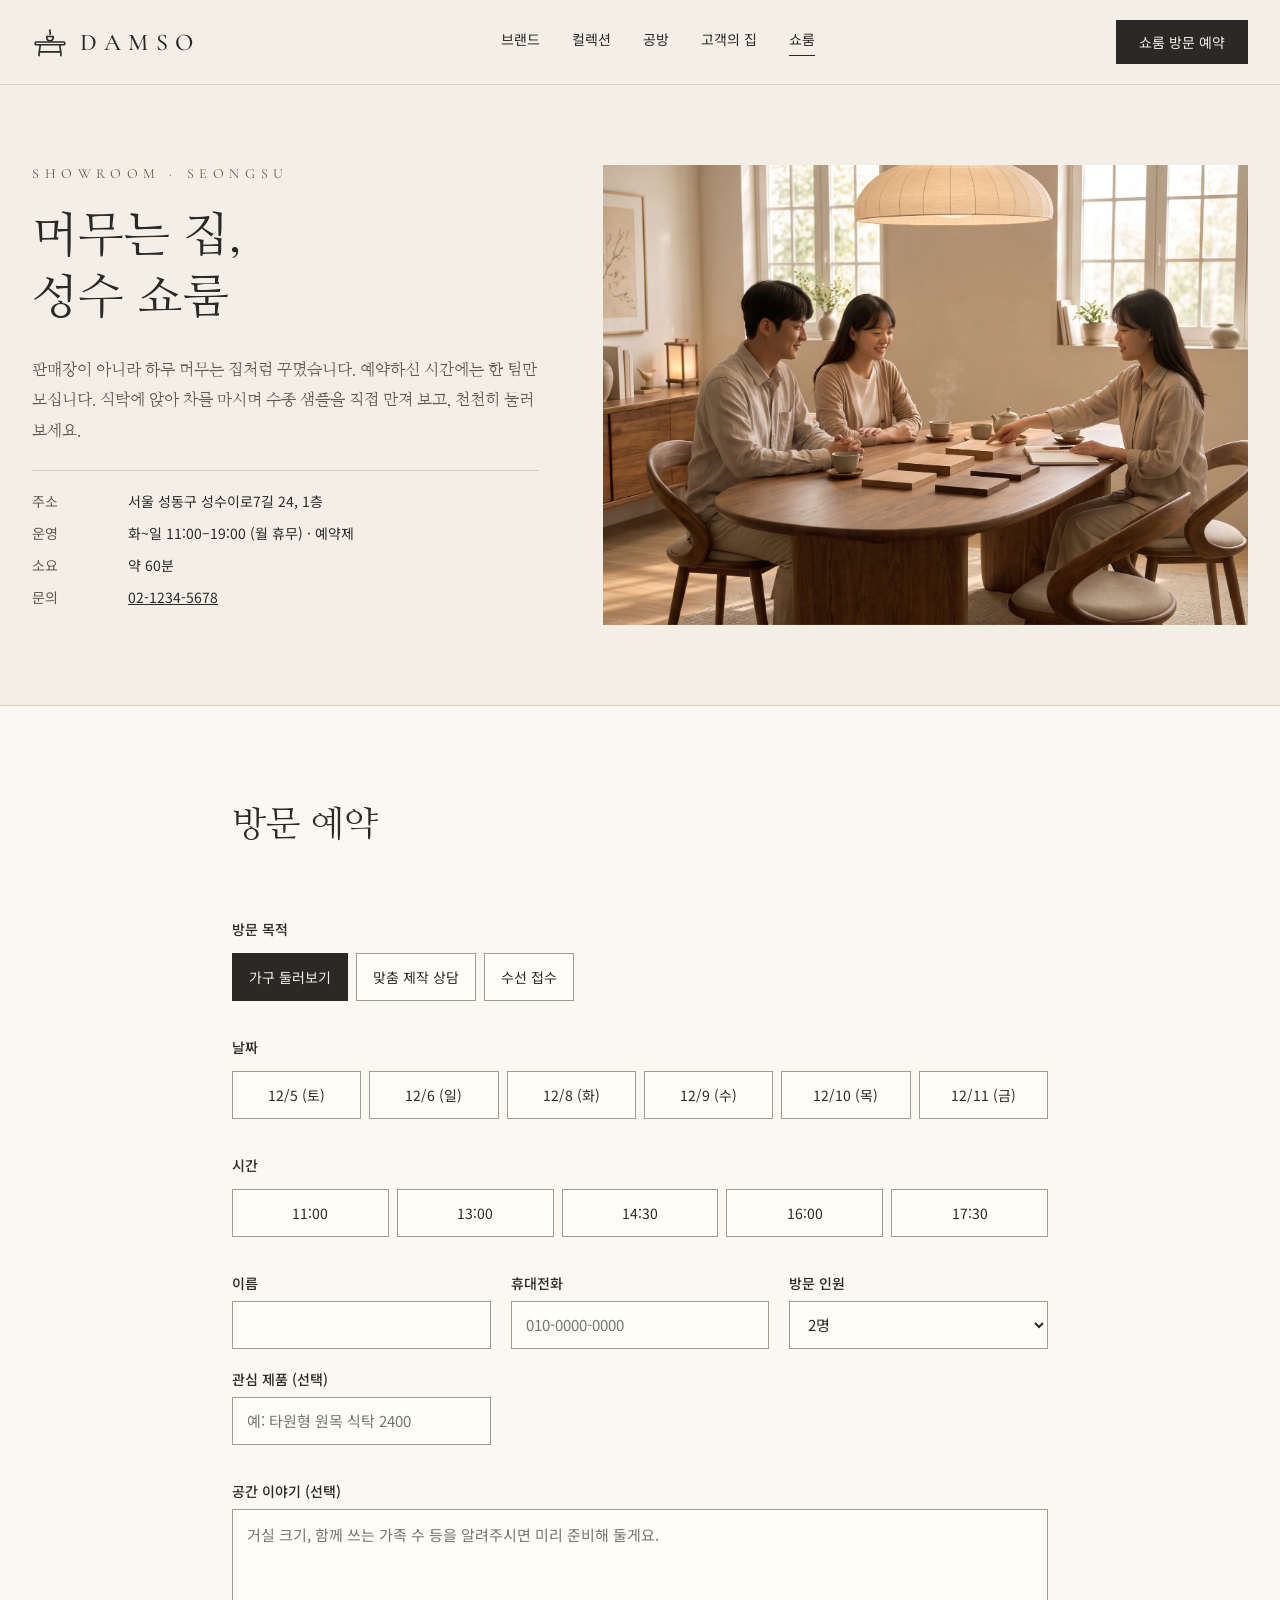
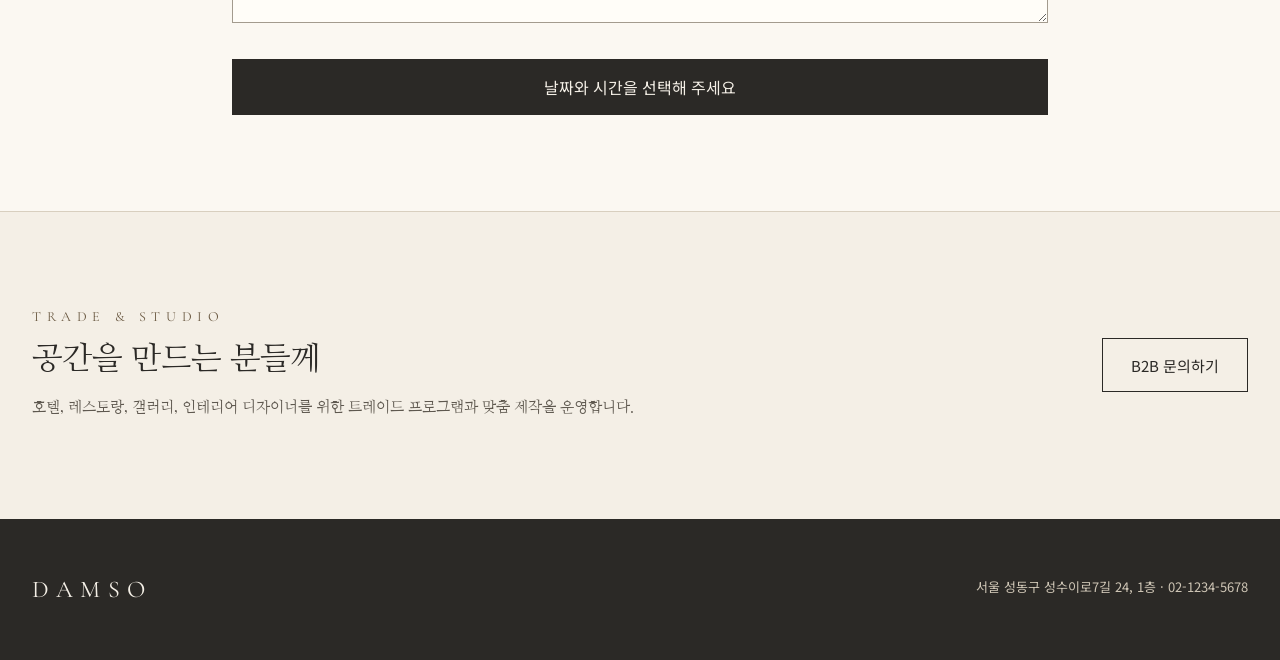
<file: showroom.html>
<!doctype html>
<html lang="ko">
<head>
<meta charset="utf-8">
<meta name="viewport" content="width=device-width, initial-scale=1">
<link rel="icon" href="favicon.ico" sizes="16x16 32x32 48x48">
<link rel="icon" href="favicon.svg" type="image/svg+xml">
<link rel="apple-touch-icon" href="apple-touch-icon.png">
<meta name="theme-color" content="#F4EFE6">
<title>DAMSO 담소 — 쇼룸 예약</title>
<meta name="description" content="머무는 집, 성수 쇼룸. 예약하신 시간에는 한 팀만 모십니다. 서울 성동구 성수이로7길 24, 화~일 11:00–19:00(월 휴무), 약 60분 · 상담 무료.">
<link rel="canonical" href="https://hanji0709.github.io/damso/showroom.html">
<meta property="og:type" content="website">
<meta property="og:site_name" content="DAMSO 담소">
<meta property="og:locale" content="ko_KR">
<meta property="og:url" content="https://hanji0709.github.io/damso/showroom.html">
<meta property="og:title" content="성수 쇼룸 방문 예약 — DAMSO 담소">
<meta property="og:description" content="한 팀만 모시는 예약제 쇼룸. 차 한 잔과 함께 수종 샘플을 만져 보고, 식탁에 직접 앉아 보며 상담하세요.">
<meta property="og:image" content="https://hanji0709.github.io/damso/assets/img/og-showroom.jpg">
<meta property="og:image:width" content="1200">
<meta property="og:image:height" content="630">
<meta property="og:image:alt" content="쇼룸 상담 테이블에서 수종 샘플을 보는 고객과 상담 직원">
<meta name="twitter:card" content="summary_large_image">
<meta name="twitter:title" content="성수 쇼룸 방문 예약 — DAMSO 담소">
<meta name="twitter:description" content="한 팀만 모시는 예약제 쇼룸. 차 한 잔과 함께 수종 샘플을 만져 보고, 식탁에 직접 앉아 보며 상담하세요.">
<meta name="twitter:image" content="https://hanji0709.github.io/damso/assets/img/og-showroom.jpg">
<script>if (window.matchMedia && matchMedia('(prefers-reduced-motion: no-preference)').matches) document.documentElement.classList.add('motion');</script>
<link rel="preconnect" href="https://fonts.googleapis.com">
<link rel="preconnect" href="https://fonts.gstatic.com" crossorigin>
<link rel="stylesheet" href="https://fonts.googleapis.com/css2?family=Cormorant+Garamond:ital,wght@0,400;0,500;0,600;1,500&family=Nanum+Myeongjo:wght@400;700&family=Noto+Sans+KR:wght@400;500&display=swap">
<link rel="stylesheet" href="assets/css/tokens.css">
<link rel="stylesheet" href="assets/css/main.css">
</head>
<body>

<header class="site-header">
  <div class="container site-header__inner">
    <a class="logo" href="index.html">
      <svg viewBox="0 0 132 132" aria-hidden="true"><g fill="none" stroke="#2B2926" stroke-width="6" stroke-linecap="round" stroke-linejoin="round"><path d="M66 22 C61 28 71 32 66 38"/><path d="M54 46 H78 C78 56 72 62 66 62 C60 62 54 56 54 46 Z"/><rect x="12" y="66" width="108" height="10" rx="3"/><path d="M30 76 C30 92 24 102 26 116"/><path d="M102 76 C102 92 108 102 106 116"/><path d="M29 102 H103"/></g></svg>
      <span class="wordmark">DAMSO</span>
    </a>
    <nav class="nav" aria-label="주 메뉴">
      <a href="index.html#about">브랜드</a>
      <a href="index.html#collection">컬렉션</a>
      <a href="index.html#proof">공방</a>
      <a href="index.html#homes">고객의 집</a>
      <a href="showroom.html" aria-current="page">쇼룸</a>
    </nav>
    <a class="btn btn--primary btn--sm" href="#reserve">쇼룸 방문 예약</a>
  </div>
</header>

<main>
  <section class="container split showroom-intro">
    <div class="stack gap-4" style="flex: 1 1 380px">
      <div class="eyebrow" data-reveal style="--i:0">SHOWROOM · SEONGSU</div>
      <h1 class="h1"><span class="word" style="--w:0"><span>머무는</span></span> <span class="word" style="--w:1"><span>집,</span></span><br><span class="word" style="--w:2"><span>성수</span></span> <span class="word" style="--w:3"><span>쇼룸</span></span></h1>
      <p class="body body--lg" data-reveal style="--i:4">판매장이 아니라 하루 머무는 집처럼 꾸몄습니다. 예약하신 시간에는 한 팀만 모십니다. 식탁에 앉아 차를 마시며 수종 샘플을 직접 만져 보고, 천천히 둘러보세요.</p>
      <dl class="meta-list meta-list--narrow meta-list--ruled" data-reveal style="--i:5">
        <dt>주소</dt><dd>서울 성동구 성수이로7길 24, 1층</dd>
        <dt>운영</dt><dd>화~일 11:00–19:00 (월 휴무) · 예약제</dd>
        <dt>소요</dt><dd>약 60분</dd>
        <dt>문의</dt><dd><a href="tel:0212345678">02-1234-5678</a></dd>
      </dl>
    </div>
    <div class="photo" data-hero-img><img src="assets/img/showroom-consult.jpg" alt="쇼룸 상담 테이블에서 수종 샘플을 보는 고객과 상담 직원"></div>
  </section>

  <section id="reserve" class="surface">
    <div class="container reserve section--band stack" style="gap: 40px">
      <div class="stack" style="gap: 10px">
        <h2 class="h2--md" style="line-height: 1.3" data-reveal>방문 예약</h2>
        <p class="small" style="font-size: 14px" data-reveal>예약 확정은 문자로 안내드립니다.</p>
      </div>

      <div class="reserve-done" data-reserve-done tabindex="-1" hidden>
        <div class="reserve-done__title">예약 요청을 받았습니다</div>
        <p><span data-out="summary"></span> · 확정 문자를 곧 보내드릴게요.</p>
        <button type="button" class="btn btn--secondary btn--sm" data-reserve-reset>다시 예약하기</button>
      </div>

      <form class="reserve-form" data-reserve-form novalidate>
        <fieldset class="fieldset" data-reveal>
          <legend>방문 목적</legend>
          <div class="chips" data-choice="purpose">
            <button type="button" class="chip chip--field" data-value="가구 둘러보기" aria-pressed="true">가구 둘러보기</button>
            <button type="button" class="chip chip--field" data-value="맞춤 제작 상담" aria-pressed="false">맞춤 제작 상담</button>
            <button type="button" class="chip chip--field" data-value="수선 접수" aria-pressed="false">수선 접수</button>
          </div>
        </fieldset>

        <fieldset class="fieldset" data-reveal>
          <legend>날짜</legend>
          <div class="chips--grid" data-choice="day"></div>
        </fieldset>

        <fieldset class="fieldset" data-reveal>
          <legend>시간</legend>
          <div class="chips--grid" data-choice="time">
            <button type="button" class="chip chip--field" data-value="11:00" aria-pressed="false">11:00</button>
            <button type="button" class="chip chip--field" data-value="13:00" aria-pressed="false">13:00</button>
            <button type="button" class="chip chip--field" data-value="14:30" aria-pressed="false">14:30</button>
            <button type="button" class="chip chip--field" data-value="16:00" aria-pressed="false">16:00</button>
            <button type="button" class="chip chip--field" data-value="17:30" aria-pressed="false">17:30</button>
          </div>
        </fieldset>

        <div class="field-grid" data-reveal>
          <div class="field"><label for="nm">이름</label><input class="input" id="nm" name="name" type="text" autocomplete="name"></div>
          <div class="field"><label for="ph">휴대전화</label><input class="input" id="ph" name="phone" type="tel" placeholder="010-0000-0000" autocomplete="tel"></div>
          <div class="field"><label for="ppl">방문 인원</label><select class="input" id="ppl" name="people"><option>1명</option><option selected>2명</option><option>3명</option><option>4명</option></select></div>
          <div class="field"><label for="it">관심 제품 (선택)</label><input class="input" id="it" name="interest" type="text" placeholder="예: 타원형 원목 식탁 2400"></div>
        </div>

        <div class="field" data-reveal><label for="msg">공간 이야기 (선택)</label><textarea class="input" id="msg" name="message" rows="4" placeholder="거실 크기, 함께 쓰는 가족 수 등을 알려주시면 미리 준비해 둘게요."></textarea></div>

        <div class="stack" data-reveal>
          <button type="submit" class="btn btn--primary reserve-form__submit" data-reserve-submit>날짜와 시간을 선택해 주세요</button>
        </div>
      </form>
    </div>
  </section>

  <section id="inquiry" class="container section--band split split--center" style="gap: var(--space-6); justify-content: space-between">
    <div class="stack" style="flex: 1 1 420px; gap: 14px">
      <div class="eyebrow" data-reveal>TRADE &amp; STUDIO</div>
      <h2 class="h2--sm" style="line-height: 1.3" data-reveal>공간을 만드는 분들께</h2>
      <p class="body" data-reveal>호텔, 레스토랑, 갤러리, 인테리어 디자이너를 위한 트레이드 프로그램과 맞춤 제작을 운영합니다.</p>
    </div>
    <div data-reveal>
      <a class="btn btn--secondary" href="mailto:trade@damso.kr" style="min-height: 54px; padding: 0 28px; font-size: 15px">B2B 문의하기</a>
    </div>
  </section>
</main>

<footer class="site-footer site-footer--compact">
  <div class="container">
    <div class="wordmark">DAMSO</div>
    <div class="site-footer__muted">서울 성동구 성수이로7길 24, 1층 · 02-1234-5678</div>
  </div>
</footer>

<button type="button" class="to-top" aria-label="맨 위로">
  <svg width="20" height="20" viewBox="0 0 24 24" aria-hidden="true" fill="none" stroke="currentColor" stroke-width="1.6" stroke-linecap="round" stroke-linejoin="round"><path d="M12 20V4"/><path d="M6 10l6-6 6 6"/></svg>
</button>

<script src="assets/js/main.js"></script>
<script src="assets/js/motion.js"></script>
</body>
</html>
</file>
<file: assets/css/tokens.css>
/*
 * DAMSO 담소 — Design tokens · 먹선 (Ink Line, A안)
 * 한지 위의 가는 먹선. Square corners, 1px rules, no shadows.
 */
:root {
  /* Brand colors (ratio 70 : 20 : 10) */
  --color-hanji: #F4EFE6;      /* 한지 · base background */
  --color-meok: #2B2926;       /* 먹 · text, logo, buttons, dark sections */
  --color-oak: #B08A5B;        /* 참나무 · accent, package, engraving */
  --color-indigo: #3D4F63;     /* 쪽빛 · seasonal secondary accent */
  --color-moss: #6F7358;       /* 이끼 · seasonal collection */

  /* Supporting colors */
  --color-text-sub: #5E584F;   /* 보조 글자 · descriptions, meta */
  --color-label: #6B5A43;      /* 라벨 · English eyebrow labels */
  --color-line: #D8CFBF;       /* 선 · dividers, borders */
  --color-surface: #FBF8F2;    /* 면 · alternating section background */
  --color-hero: #E3D8C5;       /* 히어로 바탕 */
  --color-field: #FFFDF8;      /* input background */
  --color-field-line: #A39B8E; /* input / chip border */
  --color-card: #FFFDF9;
  --color-card-line: #E4DBCD;
  --color-card-divider: #EDE6DA;
  --color-photo: #D9CBB3;      /* image placeholder */
  --color-on-dark-sub: #CFC6B6;
  --color-on-dark-label: #D9C3A0;
  --color-on-dark-line: #6B655C;
  --color-on-dark-muted: #A39B8E;

  /* Typography */
  --font-display: 'Nanum Myeongjo', serif;      /* headings, body copy */
  --font-latin: 'Cormorant Garamond', serif;    /* wordmark, eyebrow labels */
  --font-ui: 'Noto Sans KR', sans-serif;        /* UI, meta, forms */

  --label-tracking: 0.4em;
  --wordmark-tracking: 0.3em;

  /* Spacing scale: 8 · 12 · 16 · 24 · 32 · 48 · 64 */
  --space-1: 8px;
  --space-2: 12px;
  --space-3: 16px;
  --space-4: 24px;
  --space-5: 32px;
  --space-6: 48px;
  --space-7: 64px;

  /* Layout */
  --container: 1280px;
  --gutter: 32px;
  --section-y: 120px;
  --band-y: 96px;
  --card-min: 300px;
  --touch: 48px;
  --radius: 0;

  /* Motion — every transition/animation uses only these */
  --ease-main: cubic-bezier(.2, .7, .1, 1);     /* 기본 */
  --ease-bounce: cubic-bezier(.34, 1.4, .64, 1); /* 튕김 */
  --t1: .22s;
  --t2: .6s;
  --t3: 1.2s;
}

@media (max-width: 720px) {
  :root {
    --gutter: 16px;
    --section-y: 80px;
    --band-y: 64px;
  }
}
</file>
<file: assets/css/main.css>
/* DAMSO 담소 — base, layout and components. Depends on tokens.css. */

/* ---------- Base ---------- */
*, *::before, *::after { box-sizing: border-box; }
@media (prefers-reduced-motion: no-preference) {
  html { scroll-behavior: smooth; }
}
body {
  margin: 0;
  background: var(--color-hanji);
  color: var(--color-meok);
  font-family: var(--font-display);
  -webkit-font-smoothing: antialiased;
}
img { display: block; max-width: 100%; }
a { color: var(--color-meok); }
a:hover { color: #000; }
button, input, select, textarea { font: inherit; color: inherit; }
h1, h2, h3, p, figure, blockquote { margin: 0; }
h1, h2, h3 { font-weight: 400; }
:focus-visible { outline: 2px solid var(--color-oak); outline-offset: 2px; }
.sr-only {
  position: absolute; width: 1px; height: 1px; padding: 0; margin: -1px;
  overflow: hidden; clip: rect(0 0 0 0); white-space: nowrap; border: 0;
}

/* ---------- Layout ---------- */
.container {
  width: 100%;
  max-width: var(--container);
  margin: 0 auto;
  padding-left: var(--gutter);
  padding-right: var(--gutter);
}
.section { padding-top: var(--section-y); padding-bottom: var(--section-y); }
.section--band { padding-top: var(--band-y); padding-bottom: var(--band-y); }
.surface {
  background: var(--color-surface);
  border-top: 1px solid var(--color-line);
  border-bottom: 1px solid var(--color-line);
}
.dark { background: var(--color-meok); color: var(--color-hanji); }
.dark a { color: var(--color-hanji); }

.stack { display: flex; flex-direction: column; }
.gap-1 { gap: var(--space-1); }
.gap-2 { gap: var(--space-2); }
.gap-3 { gap: var(--space-3); }
.gap-4 { gap: var(--space-4); }
.gap-5 { gap: var(--space-5); }
.gap-6 { gap: 40px; }
.gap-7 { gap: var(--space-6); }

.split { display: flex; flex-wrap: wrap; gap: var(--space-7); align-items: flex-start; }
.split--center { align-items: center; }
.section-head {
  display: flex; flex-wrap: wrap; justify-content: space-between;
  align-items: flex-end; gap: var(--space-3);
}
.card-grid {
  display: grid;
  grid-template-columns: repeat(auto-fit, minmax(min(var(--card-min), 100%), 1fr));
  gap: var(--space-5);
}

/* ---------- Typography ---------- */
.eyebrow {
  font-family: var(--font-latin);
  font-size: 14px;
  letter-spacing: var(--label-tracking);
  color: var(--color-label);
}
.dark .eyebrow { color: var(--color-on-dark-label); }
.h1 { font-size: 48px; line-height: 1.3; }
.h2 { font-size: 40px; line-height: 1.3; }
.h2--sm { font-size: 32px; line-height: 1.4; }
.h2--md { font-size: 36px; line-height: 1.4; }
.h3 { font-size: 20px; }
.ui { font-family: var(--font-ui); }
.lead { font-family: var(--font-ui); font-size: 15px; color: var(--color-text-sub); }
.dark .lead { color: var(--color-on-dark-sub); }
.body { font-size: 15px; line-height: 1.9; color: var(--color-text-sub); }
.body--lg { font-size: 16px; }
.small { font-family: var(--font-ui); font-size: 13px; color: var(--color-text-sub); }
.wordmark {
  font-family: var(--font-latin);
  font-weight: 500;
  letter-spacing: var(--wordmark-tracking);
}

@media (max-width: 720px) {
  .h1 { font-size: 36px; }
  .h2 { font-size: 30px; }
  .h2--sm, .h2--md { font-size: 26px; }
}

/* ---------- Buttons ---------- */
.btn {
  display: inline-flex; align-items: center; justify-content: center; gap: 10px;
  min-height: var(--touch);
  padding: 0 24px;
  border: 1px solid var(--color-meok);
  border-radius: var(--radius);
  font-family: var(--font-ui);
  font-size: 14px;
  text-decoration: none;
  cursor: pointer;
}
.btn--primary { background: var(--color-meok); color: var(--color-hanji); }
.btn--secondary { background: transparent; color: var(--color-meok); }
.btn--sm { min-height: 44px; padding: 0 22px; }
.btn--lg { min-height: 52px; font-size: 15px; }
.btn--xl { min-height: 60px; padding: 0 32px; font-size: 16px; gap: 16px; }
.btn--block { display: flex; width: 100%; }
.text-link { font-family: var(--font-ui); font-size: 14px; }

/* ---------- Chips (toggle buttons) ---------- */
.chips { display: flex; flex-wrap: wrap; gap: var(--space-1); }
.chips--grid { display: grid; grid-template-columns: repeat(auto-fit, minmax(96px, 1fr)); gap: var(--space-1); }
.chip {
  min-height: var(--touch);
  padding: 0 22px;
  background: transparent;
  color: var(--color-meok);
  border: 1px solid var(--color-field-line);
  border-radius: var(--radius);
  font-family: var(--font-ui);
  font-size: 15px;
  cursor: pointer;
  transition: background-color var(--t1) var(--ease-main), color var(--t1) var(--ease-main), border-color var(--t1) var(--ease-main);
}
.chip--sm { min-height: 44px; padding: 0 18px; font-size: 14px; }
.chip--field { background: var(--color-field); padding: 0 16px; font-size: 14px; }
.chip[aria-pressed="true"] {
  background: var(--color-meok);
  color: var(--color-hanji);
  border-color: var(--color-meok);
}

/* ---------- Form fields ---------- */
.field { display: flex; flex-direction: column; gap: var(--space-1); font-family: var(--font-ui); }
.field label, .fieldset legend { font-size: 14px; font-weight: 500; }
.input {
  min-height: var(--touch);
  padding: 0 14px;
  background: var(--color-field);
  border: 1px solid var(--color-field-line);
  border-radius: var(--radius);
  font-size: 15px;
}
textarea.input { padding: 14px; resize: vertical; }
.fieldset { border: 0; margin: 0; padding: 0; min-width: 0; }
.fieldset legend { padding: 0; margin-bottom: 14px; }
.fieldset--quiet legend { font-size: 13px; font-weight: 400; color: var(--color-text-sub); margin-bottom: var(--space-2); }
.field-grid { display: grid; grid-template-columns: repeat(auto-fit, minmax(min(240px, 100%), 1fr)); gap: 20px; }

/* ---------- Definition lists ---------- */
.meta-list {
  margin: 0;
  display: grid;
  grid-template-columns: 96px 1fr;
  gap: var(--space-2) var(--space-3);
  font-family: var(--font-ui);
  font-size: 14px;
}
.meta-list dt { color: var(--color-text-sub); }
.meta-list dd { margin: 0; }
.meta-list--ruled { border-top: 1px solid var(--color-line); padding-top: 20px; }
.meta-list--wide { grid-template-columns: 120px 1fr; font-size: 15px; }
.meta-list--narrow { grid-template-columns: 80px 1fr; }

/* ---------- Photo ---------- */
/* .photo is a clipping frame, so hover zoom on the <img> stays inside it. */
.photo { position: relative; width: 100%; min-width: 0; overflow: hidden; background: var(--color-photo); }
.photo > img { position: absolute; top: 0; left: 0; width: 100%; height: 100%; object-fit: cover; }

/* ---------- Header ---------- */
.trust-bar { background: var(--color-meok); color: var(--color-hanji); font-family: var(--font-ui); font-size: 13px; }
.trust-bar .container {
  padding-top: 10px; padding-bottom: 10px;
  display: flex; flex-wrap: wrap; justify-content: center; gap: 8px 32px;
}

.site-header { border-bottom: 1px solid var(--color-line); }
.site-header__inner {
  display: flex; flex-wrap: wrap; align-items: center; justify-content: space-between;
  gap: var(--space-3);
  padding-top: 20px; padding-bottom: 20px;
}
.site-header--overlay { position: relative; border-bottom: 0; }
.site-header--overlay .site-header__inner { padding-top: 36px; padding-bottom: 36px; }
.logo { display: flex; align-items: center; gap: var(--space-2); text-decoration: none; }
.logo svg { width: 36px; height: 36px; }
.logo .wordmark { font-size: 24px; }
.site-header--overlay .logo svg { width: 34px; height: 34px; }
.site-header--overlay .logo .wordmark { font-size: 28px; }
.nav { display: flex; flex-wrap: wrap; gap: 8px 32px; font-family: var(--font-ui); font-size: 14px; }
.nav a { text-decoration: none; padding-bottom: 6px; border-bottom: 1.5px solid transparent; }
.nav a[aria-current="page"] { border-bottom-color: var(--color-meok); }
.site-header--overlay .nav { gap: 8px 40px; font-size: 15px; }
.icon-link {
  display: inline-flex; align-items: center; gap: var(--space-1);
  min-height: 44px; text-decoration: none; font-family: var(--font-ui); font-size: 14px;
}
.breadcrumb { padding-top: var(--space-4); font-family: var(--font-ui); font-size: 13px; color: var(--color-text-sub); }
.breadcrumb a { color: var(--color-text-sub); }

@media (max-width: 720px) {
  .nav { order: 3; width: 100%; gap: 8px 20px; }
  .site-header--overlay .nav { gap: 8px 20px; }
  .site-header--overlay .site-header__inner { padding-top: 20px; padding-bottom: 20px; }
}

/* ---------- Footer ---------- */
.site-footer { background: var(--color-meok); color: var(--color-hanji); font-family: var(--font-ui); }
.site-footer a { color: var(--color-hanji); text-decoration: none; }
.site-footer__muted { color: var(--color-on-dark-sub); line-height: 1.8; }
.site-footer .wordmark { font-weight: 400; }
.site-footer--compact .container {
  padding-top: 56px; padding-bottom: 56px;
  display: flex; flex-wrap: wrap; justify-content: space-between; gap: var(--space-4); font-size: 13px;
}
.site-footer--compact .wordmark { font-size: 24px; }
.site-footer__main {
  padding-top: 80px; padding-bottom: var(--space-6);
  display: flex; flex-wrap: wrap; gap: var(--space-6); justify-content: space-between; font-size: 14px;
}
.site-footer__main .wordmark { font-size: 28px; }
.site-footer__copy { padding-bottom: 40px; font-size: 12px; color: var(--color-on-dark-muted); }
.newsletter { display: flex; gap: var(--space-1); }
.newsletter input {
  flex: 1; min-width: 0; min-height: 44px; padding: 0 14px;
  background: transparent; border: 1px solid var(--color-on-dark-line); color: var(--color-hanji); font-size: 14px;
}
.newsletter input::placeholder { color: var(--color-on-dark-muted); }
.newsletter button {
  min-height: 44px; padding: 0 20px; background: var(--color-hanji); color: var(--color-meok);
  border: 0; font-size: 14px; cursor: pointer;
}

/* ---------- Product card ---------- */
.product-card { display: flex; flex-direction: column; gap: 14px; text-decoration: none; }
.product-card .photo { height: 400px; }
.product-card__title { display: flex; justify-content: space-between; gap: var(--space-2); align-items: baseline; }
.product-card__name { font-size: 20px; }
.product-card__price { font-family: var(--font-ui); font-size: 15px; }
.product-card__meta { font-family: var(--font-ui); font-size: 13px; color: var(--color-text-sub); display: flex; flex-wrap: wrap; gap: 6px 14px; }

/* ===================================================================
   Home
   =================================================================== */
.hero { position: relative; min-height: 800px; background: #D9CDBE; display: flex; flex-direction: column; overflow: hidden; }
.hero__bg { position: absolute; top: 0; left: 0; width: 100%; height: 100%; object-fit: cover; object-position: 60% 50%; }
.hero__body {
  position: relative; flex: 1;
  padding-top: var(--space-6); padding-bottom: var(--section-y);
  display: flex; flex-direction: column; justify-content: center; gap: 28px;
}
.hero__kicker { font-family: var(--font-ui); font-size: 13px; letter-spacing: 0.35em; }
.hero__title { display: flex; flex-direction: column; gap: var(--space-3); }
.hero__title-en { font-family: var(--font-latin); font-size: 34px; font-weight: 500; font-style: italic; line-height: 1.1; }
.hero__title-ko { font-size: clamp(44px, 9vw, 76px); line-height: 1.15; letter-spacing: -0.02em; }
.hero__copy { max-width: 460px; font-size: 17px; line-height: 1.8; }
@media (max-width: 720px) {
  .hero { min-height: 640px; }
  .hero__title-en { font-size: 26px; }
}

.fit-card {
  display: flex; flex-wrap: wrap; gap: var(--space-6); align-items: stretch;
  border: 1px solid var(--color-line); background: var(--color-surface); padding-right: 40px;
}
.fit-card .photo { flex: 1 1 360px; min-height: 320px; object-position: 50% 60%; }
.fit-card__body { flex: 1.2 1 360px; display: flex; flex-direction: column; justify-content: center; gap: 20px; padding: 40px 0; }
.fit-card__name { font-size: 32px; }
@media (max-width: 800px) {
  .fit-card { padding-right: 0; gap: 0; }
  .fit-card__body { padding: 32px 24px; }
  .fit-card .photo { flex-basis: 100%; }
}

.proof-item { display: flex; flex-direction: column; gap: var(--space-3); }
.proof-item .photo { height: 240px; }
.proof-item p { font-family: var(--font-ui); font-size: 14px; line-height: 1.8; color: var(--color-text-sub); }

.craft { position: relative; min-height: 560px; background: #CFC1A9; display: flex; align-items: center; overflow: hidden; }
.craft__bg { position: absolute; top: 0; left: 0; width: 100%; height: 100%; object-fit: cover; object-position: 50% 55%; }
.craft__veil {
  position: absolute; inset: 0;
  background: linear-gradient(90deg, rgba(244, 239, 230, 1) 0%, rgba(244, 239, 230, 0.96) 28%, rgba(244, 239, 230, 0.7) 44%, rgba(244, 239, 230, 0) 64%);
}
.craft .container { position: relative; padding-top: 80px; padding-bottom: 80px; }
.craft figure { max-width: 480px; display: flex; flex-direction: column; gap: var(--space-4); }
.craft__mark { font-family: var(--font-latin); font-size: 96px; line-height: 0.6; height: 40px; color: var(--color-oak); }
.craft blockquote { font-size: 24px; line-height: 1.6; font-style: italic; }
.craft figcaption { display: flex; align-items: center; gap: 14px; font-family: var(--font-ui); }
.craft__avatar { width: 48px; height: 48px; border-radius: 24px; object-fit: cover; object-position: 55% 30%; }
.craft__who { font-size: 15px; font-weight: 500; }
.dots { display: flex; gap: 4px; margin-left: -12px; }
.dots button {
  width: 32px; height: 32px; padding: 0; border: 0; background: transparent; cursor: pointer;
  display: flex; align-items: center; justify-content: center;
}
.dots span { display: block; width: 6px; height: 6px; border-radius: 3px; background: var(--color-field-line); transition: width var(--t1) var(--ease-main), background-color var(--t1) var(--ease-main); }
.dots button[aria-pressed="true"] span { width: 24px; background: var(--color-oak); }
@media (max-width: 800px) {
  .craft__veil { background: rgba(244, 239, 230, 0.88); }
}

.homes { padding-top: var(--section-y); padding-bottom: var(--section-y); }
.homes__head { padding-bottom: var(--space-6); }
.homes__rail { position: relative; }
.homes__track {
  --track-pad: max(var(--gutter), calc((100% - var(--container)) / 2 + var(--gutter)));
  display: flex; gap: var(--space-4);
  overflow-x: auto; scroll-snap-type: x mandatory;
  padding: 0 var(--gutter) 8px var(--track-pad);
  scroll-padding-left: var(--track-pad);
  cursor: grab; font-family: var(--font-ui);
  scrollbar-width: none;
}
.homes__track::-webkit-scrollbar { display: none; }
.homes__track.is-dragging { scroll-snap-type: none; cursor: grabbing; }
.home-story { flex: 0 0 calc((100% - 48px) / 2.5); scroll-snap-align: start; display: flex; flex-direction: column; gap: 14px; }
.home-story .photo { height: 360px; }
.home-story__meta { font-size: 12px; color: var(--color-on-dark-sub); }
.home-story p { font-family: var(--font-display); font-size: 17px; line-height: 1.7; }
.homes__next {
  position: absolute; right: var(--gutter); top: 180px; transform: translateY(-50%);
  width: 56px; height: 56px; border-radius: 28px; border: 0;
  background: var(--color-hanji); color: var(--color-meok);
  display: flex; align-items: center; justify-content: center; cursor: pointer;
}
@media (max-width: 800px) {
  .home-story { flex-basis: 80%; }
  .home-story .photo { height: 280px; }
  .homes__next { top: 140px; }
}

.consult-grid { display: grid; grid-template-columns: repeat(auto-fit, minmax(min(340px, 100%), 1fr)); gap: var(--space-4); }
.consult-card { display: flex; flex-direction: column; background: var(--color-card); border: 1px solid var(--color-card-line); }
.consult-card .photo { height: 280px; }
.consult-card__body { flex: 1; display: flex; flex-direction: column; gap: var(--space-3); padding: 36px 36px 32px; }
.consult-card__label { font-family: var(--font-latin); font-size: 13px; letter-spacing: 0.35em; color: var(--color-label); }
.consult-card h3 { font-size: 26px; }
.consult-card p { font-family: var(--font-ui); font-size: 15px; line-height: 1.8; color: var(--color-text-sub); }
.consult-card ul {
  margin: 4px 0 0; padding: var(--space-3) 0 0; list-style: none;
  border-top: 1px solid var(--color-card-divider);
  display: flex; flex-wrap: wrap; gap: 8px 20px; font-family: var(--font-ui); font-size: 13px;
}
.consult-card li { display: flex; align-items: center; gap: var(--space-1); }
.consult-card li::before { content: ""; width: 4px; height: 4px; border-radius: 2px; background: var(--color-oak); }
.consult-card__cta { margin-top: auto; padding-top: var(--space-2); }
@media (max-width: 720px) { .consult-card__body { padding: 28px 24px; } }

/* ===================================================================
   Product
   =================================================================== */
.gallery { flex: 1.4 1 520px; min-width: 0; display: flex; flex-direction: column; gap: var(--space-2); }
.gallery__main { height: 620px; object-position: 45% 55%; }
.gallery__thumbs { display: grid; grid-template-columns: repeat(4, minmax(0, 1fr)); gap: var(--space-2); }
.gallery__thumbs .photo { height: 120px; }
.buy-box { flex: 1 1 360px; display: flex; flex-direction: column; gap: 28px; }
.buy-box h1 { font-size: 40px; }
.buy-box__price { font-family: var(--font-ui); font-size: 18px; }
.maker { display: flex; align-items: center; gap: var(--space-3); font-family: var(--font-ui); font-size: 14px; }
.maker__avatar { width: 56px; height: 56px; border-radius: 28px; background: var(--color-photo); }
.made-by .photo { flex: 1.2 1 480px; height: 480px; object-position: 55% 60%; }
.spec-scroll { overflow-x: auto; }
.spec-table { width: 100%; min-width: 560px; border-collapse: collapse; font-family: var(--font-ui); font-size: 14px; text-align: left; }
.spec-table th { padding: 14px 0; font-weight: 500; }
.spec-table td { padding: 14px 0; }
.spec-table thead tr { border-bottom: 1px solid var(--color-meok); }
.spec-table tbody tr { border-bottom: 1px solid var(--color-line); }
@media (max-width: 720px) {
  .gallery { flex-basis: 100%; }
  .gallery__main { height: 380px; }
  .gallery__thumbs .photo { height: 80px; }
  .made-by .photo { flex-basis: 100%; height: 320px; }
}

/* ===================================================================
   Showroom
   =================================================================== */
.showroom-intro { padding-top: 80px; padding-bottom: 80px; }
.showroom-intro .photo { flex: 1.3 1 480px; height: 460px; }
.reserve { max-width: 880px; }
.reserve-form { display: flex; flex-direction: column; gap: 36px; font-family: var(--font-ui); }
.reserve-form__submit { min-height: 56px; font-size: 16px; border: 0; }
.reserve-form__submit[aria-disabled="true"] { cursor: not-allowed; }
.reserve-done {
  border: 1px solid var(--color-meok); padding: 40px;
  display: flex; flex-direction: column; gap: 14px; align-items: flex-start;
}
.reserve-done__title { font-size: 26px; }
.reserve-done p { font-family: var(--font-ui); font-size: 15px; line-height: 1.8; }
@media (max-width: 720px) {
  .showroom-intro { padding-top: 48px; padding-bottom: 48px; }
  .showroom-intro .photo { flex-basis: 100%; height: 300px; }
  .reserve-done { padding: 28px 20px; }
}
[hidden] { display: none !important; }

/* ===================================================================
   Back to top
   =================================================================== */
.to-top {
  position: fixed; right: var(--gutter); bottom: var(--gutter); z-index: 50;
  width: var(--touch); height: var(--touch);
  display: flex; align-items: center; justify-content: center;
  background: var(--color-meok); color: var(--color-hanji);
  border: 1px solid var(--color-meok); border-radius: var(--radius);
  overflow: hidden; cursor: pointer;
  opacity: 0; visibility: hidden; transform: translateY(12px);
  transition: opacity var(--t2) var(--ease-main), transform var(--t2) var(--ease-main), color var(--t2) var(--ease-main), visibility 0s linear var(--t2);
}
.to-top.is-shown {
  opacity: 1; visibility: visible; transform: none;
  transition: opacity var(--t2) var(--ease-main), transform var(--t2) var(--ease-main), color var(--t2) var(--ease-main), visibility 0s;
}
.to-top svg { display: block; }

/* ===================================================================
   Motion — pure CSS + motion.js (IntersectionObserver)
   Only tokens from tokens.css (--ease-main, --ease-bounce, --t1..t3).
   html.motion is added in <head> only when prefers-reduced-motion allows it;
   without it every element below is simply visible and still.
   =================================================================== */

/* ---------- 1. Hero title: words rise out of a mask ---------- */
.word {
  display: inline-block;
  overflow: hidden;
  vertical-align: top;
  padding-bottom: .1em;
  margin-bottom: -.1em;
}
.word > span { display: inline-block; }
.motion .word > span {
  animation: rise 1.1s var(--ease-main) both;
  animation-delay: calc(var(--w, 0) * 90ms + 120ms);
}
@keyframes rise { from { transform: translateY(108%); } }

/* Hero image settles from a slight zoom */
.motion .hero__bg,
.motion [data-hero-img] > img { animation: drift 2.4s var(--ease-main) both; }
@keyframes drift { from { transform: scale(1.06); } }

/* ---------- 2. Scroll reveal ---------- */
.motion [data-reveal] {
  transition: opacity var(--t3) var(--ease-main), transform var(--t3) var(--ease-main);
  transition-delay: calc(var(--i, 0) * 90ms);
}
.motion [data-reveal]:not(.in) { opacity: 0; transform: translateY(18px); }

/* ---------- 3. Buttons: fill rises from below ---------- */
.btn {
  position: relative;
  overflow: hidden;
  isolation: isolate;
  transition: color var(--t2) var(--ease-main), border-color var(--t2) var(--ease-main);
}
.btn::before {
  content: "";
  position: absolute; inset: 0; z-index: -1;
  transform: translateY(101%);
  transition: transform var(--t2) var(--ease-main);
}
.btn--primary::before { background: var(--color-hanji); }   /* = its text color */
.btn--secondary::before { background: var(--color-meok); }  /* = its text color */
.to-top::before { content: ""; position: absolute; inset: 0; z-index: -1; background: var(--color-hanji); transform: translateY(101%); transition: transform var(--t2) var(--ease-main); }
.to-top { isolation: isolate; }
@media (hover: hover) {
  .btn:hover::before, .to-top:hover::before { transform: none; }
  .btn--primary:hover, .to-top:hover { color: var(--color-meok); }
  .btn--secondary:hover { color: var(--color-hanji); }
}
.btn:focus-visible::before, .to-top:focus-visible::before { transform: none; }
.btn--primary:focus-visible, .to-top:focus-visible { color: var(--color-meok); }
.btn--secondary:focus-visible { color: var(--color-hanji); }
.btn svg, .btn .arrow { transition: transform var(--t2) var(--ease-main); }
@media (hover: hover) {
  .btn:hover svg, .btn:hover .arrow { transform: translateX(4px); }
}

/* ---------- 4. Links & cards ---------- */
/* Underline grows left to right */
.text-link, .nav a, .site-footer a, .breadcrumb a {
  text-decoration: none;
  background-image: linear-gradient(currentColor, currentColor);
  background-repeat: no-repeat;
  background-position: 0 100%;
  background-size: 0% 1px;
  transition: background-size var(--t2) var(--ease-main);
}
.nav a { background-size: 0% 1.5px; }
.text-link:hover, .text-link:focus-visible,
.site-footer a:hover, .site-footer a:focus-visible,
.breadcrumb a:hover, .breadcrumb a:focus-visible { background-size: 100% 1px; }
.nav a:hover, .nav a:focus-visible { background-size: 100% 1.5px; }
.nav a[aria-current="page"]:hover { background-size: 0% 1.5px; } /* already has its rule */

/* Arrow link: the arrow slides right */
.arrow-link::after {
  content: "→";
  display: inline-block;
  margin-left: .35em;
  transition: transform var(--t2) var(--ease-main);
}
.arrow-link:hover::after, .arrow-link:focus-visible::after { transform: translateX(4px); }

/* Cards: image lifts and zooms inside its frame */
.product-card .photo > img,
.consult-card .photo > img { transition: transform var(--t3) var(--ease-main); }
@media (hover: hover) {
  .product-card:hover .photo > img,
  .consult-card:hover .photo > img { transform: translateY(-4px) scale(1.03); }
}
.product-card:focus-visible .photo > img { transform: translateY(-4px) scale(1.03); }

/* ---------- 7. Back to top: icon zips up and comes back from below ---------- */
.to-top.zip svg { animation: zip 1s var(--ease-main); }
@keyframes zip {
  0%   { transform: none; }
  45%  { transform: translateY(-70px); }
  45.01% { transform: translateY(70px); }
  100% { transform: none; }
}

/* ---------- 8. Reduced motion ---------- */
@media (prefers-reduced-motion: reduce) {
  *, *::before, *::after {
    animation-duration: .01ms !important;
    animation-iteration-count: 1 !important;
    transition-duration: .01ms !important;
    transition-delay: 0s !important;
  }
}
</file>
